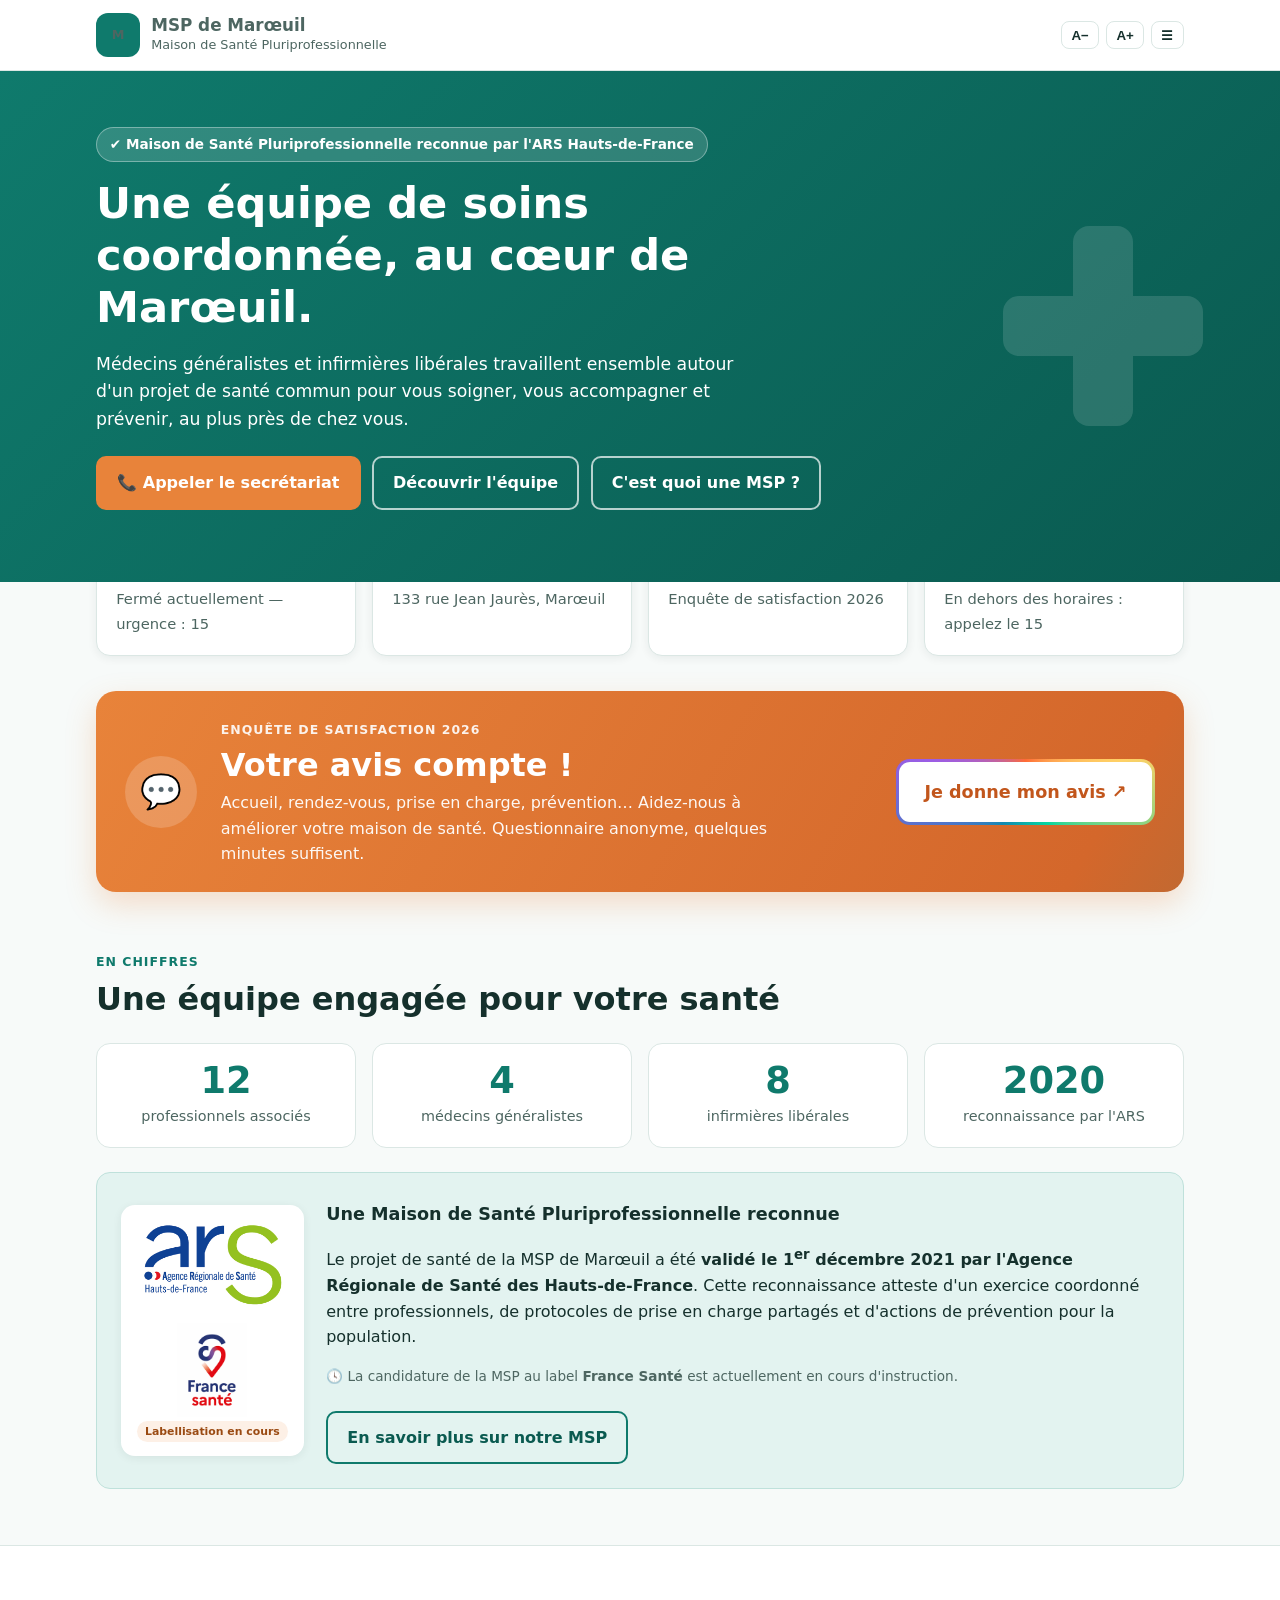
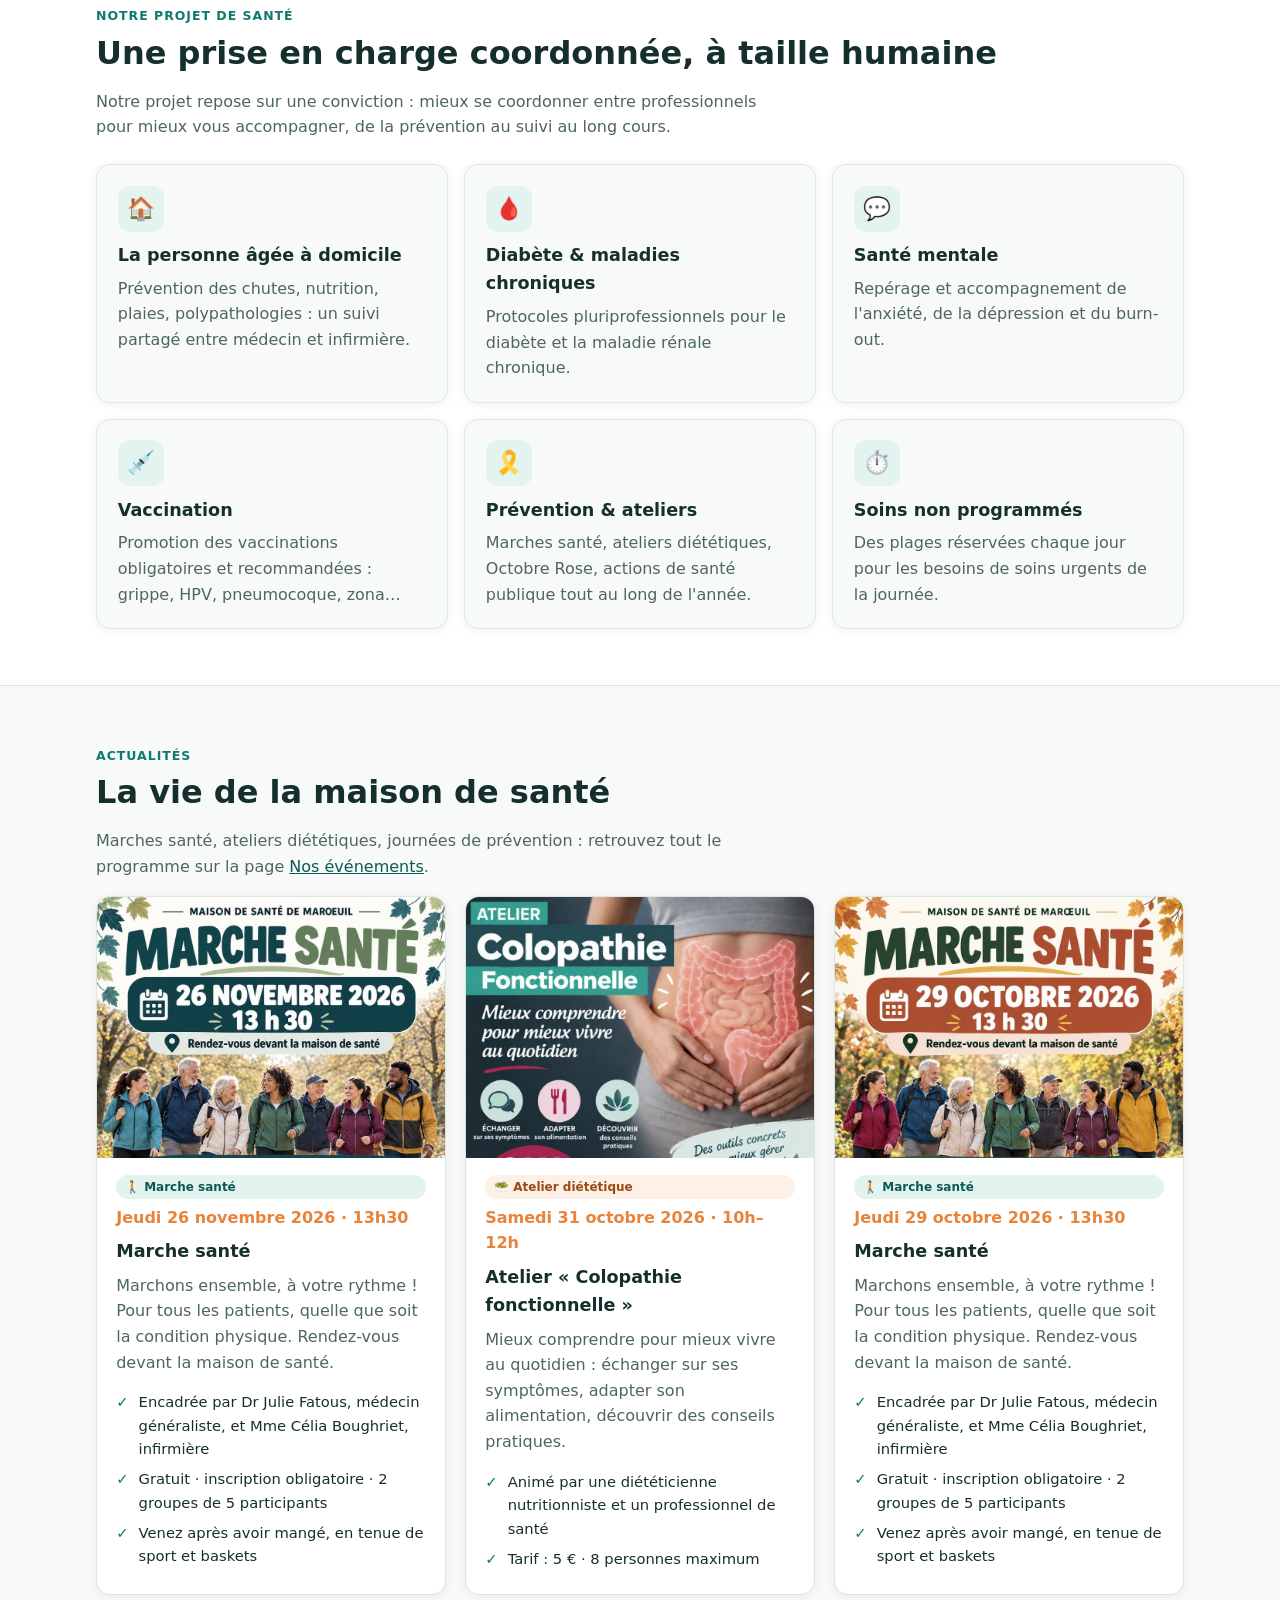
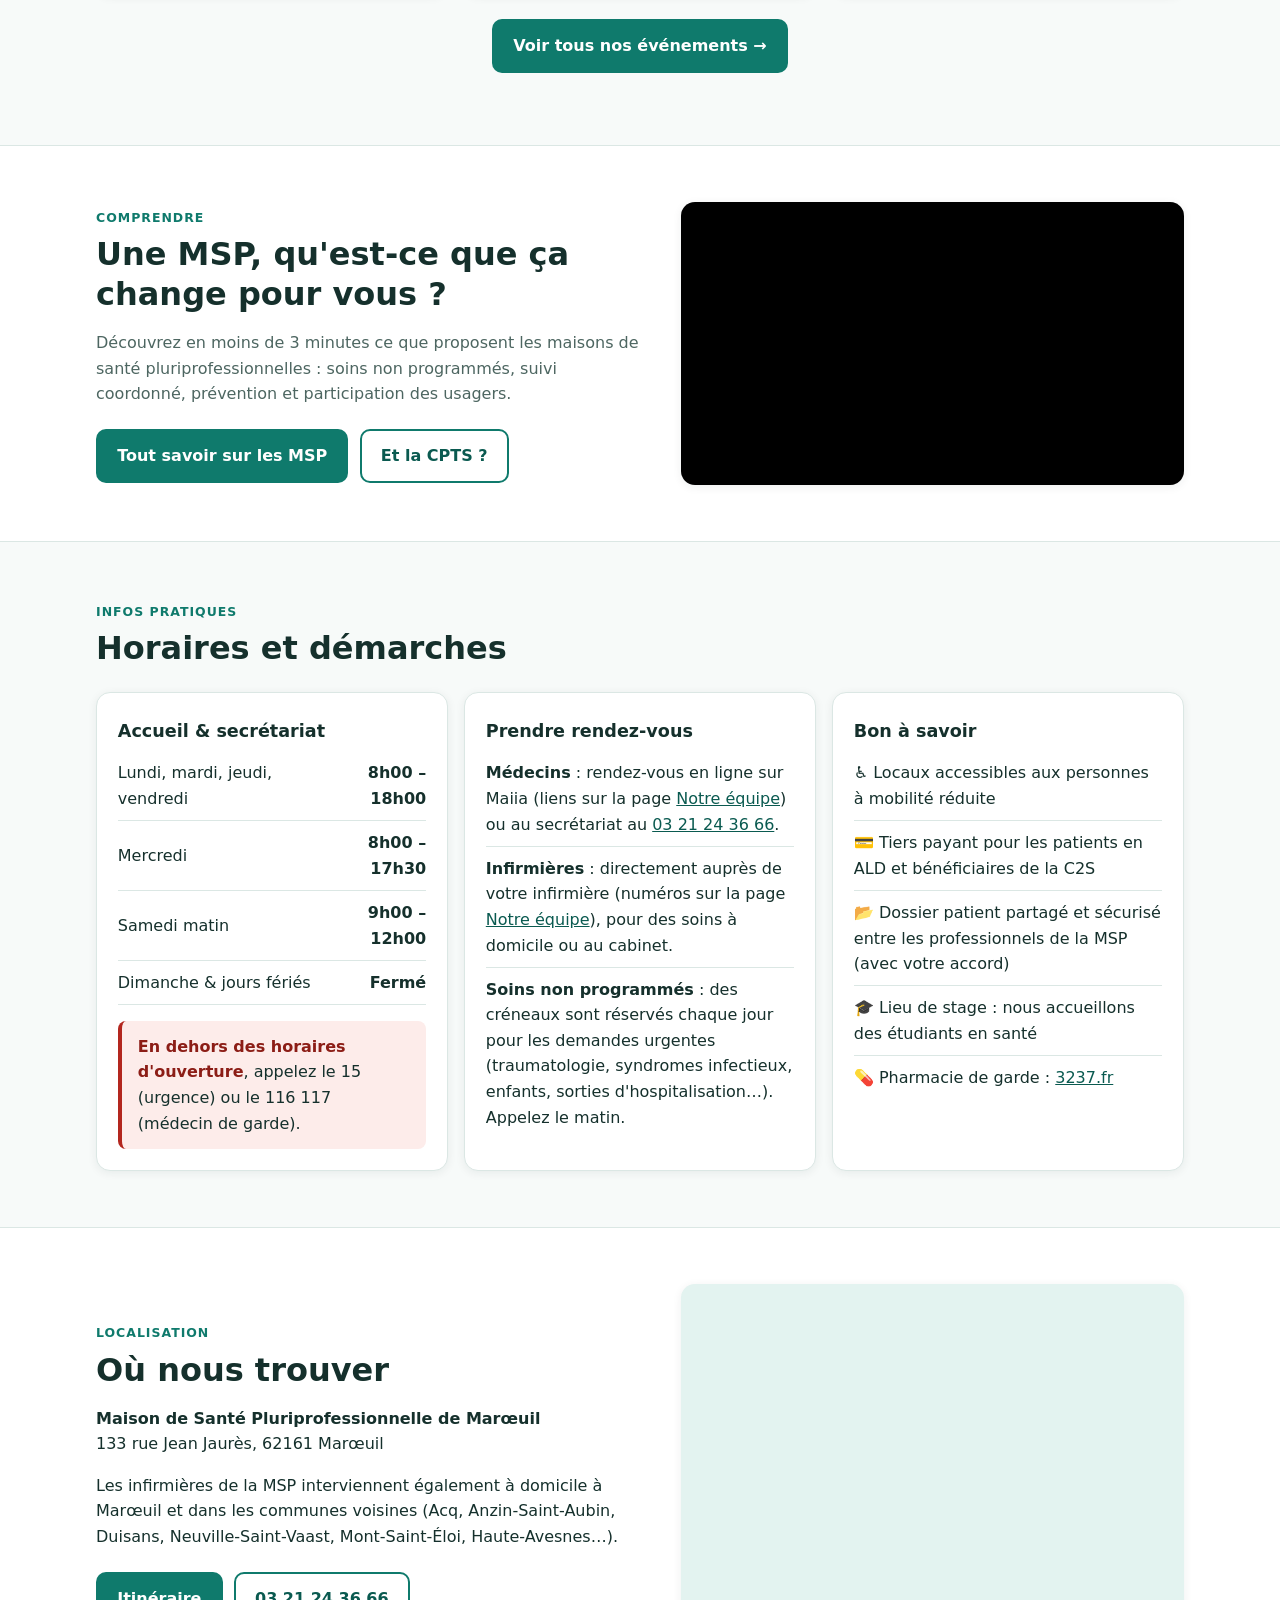
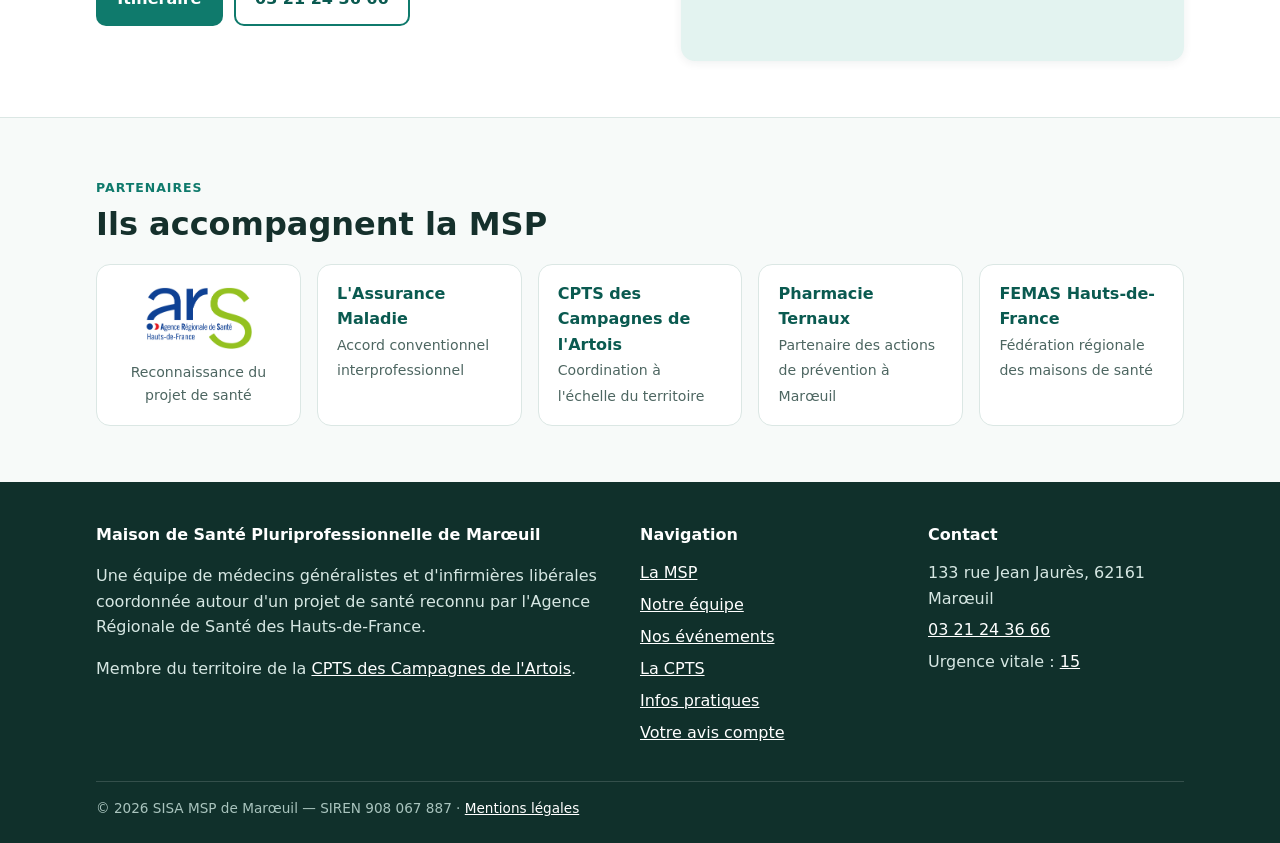
<file: index.html>
<!DOCTYPE html>
<html lang="fr">
<head>
<meta charset="utf-8">
<meta name="viewport" content="width=device-width, initial-scale=1">
<title>MSP de Marœuil — Maison de Santé Pluriprofessionnelle</title>
<meta name="description" content="Maison de Santé Pluriprofessionnelle de Marœuil reconnue par l'ARS Hauts-de-France : équipe, horaires, actualités et informations pratiques.">
<link rel="stylesheet" href="style.css?v=7">
<link rel="icon" href="data:image/svg+xml,%3Csvg xmlns='http://www.w3.org/2000/svg' viewBox='0 0 32 32'%3E%3Crect width='32' height='32' rx='8' fill='%230f7a6c'/%3E%3Cpath d='M13 7h6v6h6v6h-6v6h-6v-6H7v-6h6z' fill='%23fff'/%3E%3C/svg%3E">
</head>
<body>
<div class="progress" aria-hidden="true"></div>
<a class="skip" href="#main">Aller au contenu</a>
<header class="site">
  <div class="wrap bar">
    <a class="brand" href="index.html"><span class="logo" aria-hidden="true">M</span><span><strong>MSP de Marœuil</strong><span>Maison de Santé Pluriprofessionnelle</span></span></a>
    <nav class="main" aria-label="Navigation principale"><ul><li><a href="index.html" aria-current="page">Accueil</a></li><li><a href="msp.html">La MSP</a></li><li><a href="equipe.html">Notre équipe</a></li><li><a href="evenements.html">Nos événements</a></li><li><a href="cpts.html">La CPTS</a></li><li><a href="index.html#infos">Infos pratiques</a></li><li><a class="cta glow" href="avis.html">Votre avis compte</a></li></ul></nav>
    <div class="tools">
      <button class="btn-icon" data-fs="-10" aria-label="Réduire la taille du texte">A−</button>
      <button class="btn-icon" data-fs="10" aria-label="Agrandir la taille du texte">A+</button>
      <button class="btn-icon menu-toggle" aria-expanded="false" aria-label="Ouvrir le menu">☰</button>
    </div>
  </div>
</header>
<main id="main">

<section class="hero">
  <div class="bubbles" aria-hidden="true"><span></span><span></span><span></span><span></span><span></span><span></span></div><div class="cross" aria-hidden="true"></div>
  <div class="wrap">
    <span class="label">✔ Maison de Santé Pluriprofessionnelle reconnue par l'ARS Hauts-de-France</span>
    <h1>Une équipe de soins coordonnée, au cœur de Marœuil.</h1>
    <p>Médecins généralistes et infirmières libérales travaillent ensemble autour d'un projet de santé commun pour vous soigner, vous accompagner et prévenir, au plus près de chez vous.</p>
    <div class="actions">
      <a class="btn primary" href="tel:+33321243666">📞 Appeler le secrétariat</a>
      <a class="btn ghost" href="equipe.html">Découvrir l'équipe</a>
      <a class="btn ghost" href="msp.html">C'est quoi une MSP ?</a>
    </div>
  </div>
</section>

<div class="wrap quick">
  <div class="grid">
    <a class="qcard reveal" href="#infos"><strong>Horaires</strong><span id="open-status">Lun–ven 8h–18h (mer. 17h30) · sam 9h–12h</span></a>
    <a class="qcard reveal d1" href="#localisation"><strong>Nous trouver</strong><span>133 rue Jean Jaurès, Marœuil</span></a>
    <a class="qcard reveal d2" href="avis.html"><strong>Votre avis compte</strong><span>Enquête de satisfaction 2026</span></a>
    <a class="qcard urgent reveal d3" href="tel:15"><strong>Urgence</strong><span>En dehors des horaires : appelez le 15</span></a>
  </div>
</div>

<section class="avis-band">
  <div class="wrap">
    <div class="avis-box reveal">
      <div class="avis-ico" aria-hidden="true">💬</div>
      <div class="avis-txt">
        <span class="eyebrow" style="color:#fff;opacity:.9">Enquête de satisfaction 2026</span>
        <h2>Votre avis compte !</h2>
        <p>Accueil, rendez-vous, prise en charge, prévention… Aidez-nous à améliorer votre maison de santé. Questionnaire anonyme, quelques minutes suffisent.</p>
      </div>
      <a class="btn glow avis-cta" href="https://docs.google.com/forms/d/e/1FAIpQLSfsdzzro67EBps7XQVcpXzmyrs85FIGmVKncSSU0X3LjnEBNA/viewform" target="_blank" rel="noopener">Je donne mon avis ↗</a>
    </div>
  </div>
</section>

<section class="block">
  <div class="wrap">
    <span class="eyebrow">En chiffres</span>
    <h2>Une équipe engagée pour votre santé</h2>
    <div class="stats">
      <div class="stat reveal"><div class="num" data-count="12">12</div><div class="lbl">professionnels associés</div></div>
      <div class="stat reveal d1"><div class="num" data-count="4">4</div><div class="lbl">médecins généralistes</div></div>
      <div class="stat reveal d2"><div class="num" data-count="8">8</div><div class="lbl">infirmières libérales</div></div>
      <div class="stat reveal d3"><div class="num" data-count="2021">2021</div><div class="lbl">reconnaissance par l'ARS</div></div>
    </div>
    <div class="label-ars reveal">
      <div class="logos"><img src="images/logo-ars-hdf.png" alt="Agence Régionale de Santé Hauts-de-France" class="logo-ars"><figure class="fs-pending"><img src="images/logo-france-sante.png" alt="France Santé" class="logo-fs"><figcaption>Labellisation en cours</figcaption></figure></div>
      <div>
        <h3>Une Maison de Santé Pluriprofessionnelle reconnue</h3>
        <p>Le projet de santé de la MSP de Marœuil a été <strong>validé le 1<sup>er</sup> décembre 2021 par l'Agence Régionale de Santé des Hauts-de-France</strong>. Cette reconnaissance atteste d'un exercice coordonné entre professionnels, de protocoles de prise en charge partagés et d'actions de prévention pour la population.</p>
        <p class="small" style="margin-top:.5rem">🕓 La candidature de la MSP au label <strong>France Santé</strong> est actuellement en cours d'instruction.</p>
        <a class="btn outline" href="msp.html" style="margin-top:.6rem">En savoir plus sur notre MSP</a>
      </div>
    </div>
  </div>
</section>

<section class="block alt" id="projet">
  <div class="wrap">
    <span class="eyebrow">Notre projet de santé</span>
    <h2>Une prise en charge coordonnée, à taille humaine</h2>
    <p class="lead">Notre projet repose sur une conviction : mieux se coordonner entre professionnels pour mieux vous accompagner, de la prévention au suivi au long cours.</p>
    <div class="cards">
      <div class="card reveal"><div class="ico">🏠</div><h3>La personne âgée à domicile</h3><p>Prévention des chutes, nutrition, plaies, polypathologies : un suivi partagé entre médecin et infirmière.</p></div>
      <div class="card reveal d1"><div class="ico">🩸</div><h3>Diabète &amp; maladies chroniques</h3><p>Protocoles pluriprofessionnels pour le diabète et la maladie rénale chronique.</p></div>
      <div class="card reveal d2"><div class="ico">💬</div><h3>Santé mentale</h3><p>Repérage et accompagnement de l'anxiété, de la dépression et du burn-out.</p></div>
      <div class="card reveal"><div class="ico">💉</div><h3>Vaccination</h3><p>Promotion des vaccinations obligatoires et recommandées : grippe, HPV, pneumocoque, zona…</p></div>
      <div class="card reveal d1"><div class="ico">🎗️</div><h3>Prévention &amp; ateliers</h3><p>Marches santé, ateliers diététiques, Octobre Rose, actions de santé publique tout au long de l'année.</p></div>
      <div class="card reveal d2"><div class="ico">⏱️</div><h3>Soins non programmés</h3><p>Des plages réservées chaque jour pour les besoins de soins urgents de la journée.</p></div>
    </div>
  </div>
</section>

<section class="block" id="actualites">
  <div class="wrap">
    <span class="eyebrow">Actualités</span>
    <h2>La vie de la maison de santé</h2>
    <p class="lead">Marches santé, ateliers diététiques, journées de prévention : retrouvez tout le programme sur la page <a href="evenements.html">Nos événements</a>.</p>
    <div class="events" id="home-events"><article class="event" data-date="2026-04-09" data-type="marche">
  <button class="poster" data-full="images/marche-2026-04-09.jpg" aria-label="Agrandir l'affiche : Marche santé"><img src="images/marche-2026-04-09.jpg" alt="Affiche : Marche santé – Jeudi 9 avril 2026 · 13h30" loading="lazy"><span class="ribbon">À venir</span></button>
  <div class="ebody">
    <span class="tag ">🚶 Marche santé</span>
    <p class="date">Jeudi 9 avril 2026 · 13h30</p>
    <h3>Marche santé</h3>
    <p>Pour tous les patients, quelle que soit la condition physique : l'important, c'est de marcher ensemble, à son rythme.</p>
    <ul class="ticks"><li>Encadrée par Dr Julie Fatous et Mme Célia Boughriet</li><li>Gratuit · 2 groupes de 5 participants</li></ul>
    <a class="btn outline book" href="tel:+33321243666">📞 Réserver : 03 21 24 36 66</a>
  </div>
</article>
<article class="event" data-date="2026-05-07" data-type="marche">
  <button class="poster" data-full="images/marche-2026-05-07.jpg" aria-label="Agrandir l'affiche : Marche santé"><img src="images/marche-2026-05-07.jpg" alt="Affiche : Marche santé – Jeudi 7 mai 2026 · 13h30" loading="lazy"><span class="ribbon">À venir</span></button>
  <div class="ebody">
    <span class="tag ">🚶 Marche santé</span>
    <p class="date">Jeudi 7 mai 2026 · 13h30</p>
    <h3>Marche santé</h3>
    <p>Pour tous les patients, quelle que soit la condition physique : l'important, c'est de marcher ensemble, à son rythme.</p>
    <ul class="ticks"><li>Encadrée par Dr Julie Fatous et Mme Célia Boughriet</li><li>Gratuit · 2 groupes de 5 participants</li></ul>
    <a class="btn outline book" href="tel:+33321243666">📞 Réserver : 03 21 24 36 66</a>
  </div>
</article>
<article class="event" data-date="2026-06-13" data-type="atelier">
  <button class="poster" data-full="images/atelier-diabete-2026-06-13.jpg" aria-label="Agrandir l'affiche : Atelier « Nutrition santé – Patients diabétiques »"><img src="images/atelier-diabete-2026-06-13.jpg" alt="Affiche : Atelier « Nutrition santé – Patients diabétiques » – Samedi 13 juin 2026 · 10h" loading="lazy"><span class="ribbon">À venir</span></button>
  <div class="ebody">
    <span class="tag orange">🥗 Atelier diététique</span>
    <p class="date">Samedi 13 juin 2026 · 10h</p>
    <h3>Atelier « Nutrition santé – Patients diabétiques »</h3>
    <p>Apprendre à composer des menus sains et réviser ses connaissances sur l'alimentation équilibrée.</p>
    <ul class="ticks"><li>Atelier de 2h animé par Mme Clara Masclef, diététicienne nutritionniste</li><li>Tarif : 5 € · 8 personnes maximum</li></ul>
    <a class="btn outline book" href="tel:+33321243666">📞 Réserver : 03 21 24 36 66</a>
  </div>
</article>
<article class="event" data-date="2026-09-03" data-type="marche">
  <button class="poster" data-full="images/marche-2026-09-03.jpg" aria-label="Agrandir l'affiche : Marche santé"><img src="images/marche-2026-09-03.jpg" alt="Affiche : Marche santé – Jeudi 3 septembre 2026 · 13h30" loading="lazy"><span class="ribbon">À venir</span></button>
  <div class="ebody">
    <span class="tag ">🚶 Marche santé</span>
    <p class="date">Jeudi 3 septembre 2026 · 13h30</p>
    <h3>Marche santé</h3>
    <p>Marcher ensemble, c'est prendre soin de soi ! Un moment convivial et bénéfique pour la santé.</p>
    <ul class="ticks"><li>Encadrée par Dr Julie Fatous et Mme Célia Boughriet</li><li>Gratuit · 2 groupes de 5 participants</li></ul>
    <a class="btn outline book" href="tel:+33321243666">📞 Réserver : 03 21 24 36 66</a>
  </div>
</article>
<article class="event" data-date="2026-09-19" data-type="atelier">
  <button class="poster" data-full="images/atelier-menopause-2026-09-19.jpg" aria-label="Agrandir l'affiche : Atelier « Nutrition santé – Ménopause »"><img src="images/atelier-menopause-2026-09-19.jpg" alt="Affiche : Atelier « Nutrition santé – Ménopause » – Samedi 19 septembre 2026 · 10h" loading="lazy"><span class="ribbon">À venir</span></button>
  <div class="ebody">
    <span class="tag orange">🥗 Atelier diététique</span>
    <p class="date">Samedi 19 septembre 2026 · 10h</p>
    <h3>Atelier « Nutrition santé – Ménopause »</h3>
    <p>Prise de poids, ballonnements, bouffées de chaleur : les aliments à favoriser pendant la ménopause.</p>
    <ul class="ticks"><li>Atelier de 2h animé par Mme Clara Masclef, diététicienne nutritionniste</li><li>Tarif : 5 € · 8 personnes maximum</li></ul>
    <a class="btn outline book" href="tel:+33321243666">📞 Réserver : 03 21 24 36 66</a>
  </div>
</article>
<article class="event" data-date="2026-10-14" data-type="prevention">
  <button class="poster" data-full="images/octobre-rose-2026-10-14.jpg" aria-label="Agrandir l'affiche : Octobre Rose"><img src="images/octobre-rose-2026-10-14.jpg" alt="Affiche : Octobre Rose – Mercredi 14 octobre 2026 · 14h–16h" loading="lazy"><span class="ribbon">À venir</span></button>
  <div class="ebody">
    <span class="tag rose">🎗️ Prévention</span>
    <p class="date">Mercredi 14 octobre 2026 · 14h–16h</p>
    <h3>Octobre Rose</h3>
    <p>Après-midi de sensibilisation au dépistage du cancer du sein : informations, échanges avec des professionnels et atelier d'auto-palpation sur buste 3D.</p>
    <ul class="ticks"><li>Atelier animé par Mme Émilie Leroux, sage-femme</li><li>En partenariat avec la Pharmacie Ternaux</li></ul>
    <a class="btn outline book" href="tel:+33321243666">📞 Réserver : 03 21 24 36 66</a>
  </div>
</article>
<article class="event" data-date="2026-10-29" data-type="marche">
  <button class="poster" data-full="images/marche-2026-10-29.jpg" aria-label="Agrandir l'affiche : Marche santé"><img src="images/marche-2026-10-29.jpg" alt="Affiche : Marche santé – Jeudi 29 octobre 2026 · 13h30" loading="lazy"><span class="ribbon">À venir</span></button>
  <div class="ebody">
    <span class="tag ">🚶 Marche santé</span>
    <p class="date">Jeudi 29 octobre 2026 · 13h30</p>
    <h3>Marche santé</h3>
    <p>Marchons ensemble, à votre rythme ! Pour tous les patients, quelle que soit la condition physique. Rendez-vous devant la maison de santé.</p>
    <ul class="ticks"><li>Encadrée par Dr Julie Fatous, médecin généraliste, et Mme Célia Boughriet, infirmière</li><li>Gratuit · inscription obligatoire · 2 groupes de 5 participants</li><li>Venez après avoir mangé, en tenue de sport et baskets</li></ul>
    <a class="btn outline book" href="tel:+33321243666">📞 Réserver : 03 21 24 36 66</a>
  </div>
</article>
<article class="event" data-date="2026-10-31" data-type="atelier">
  <button class="poster" data-full="images/atelier-colopathie-2026-10-31.jpg" aria-label="Agrandir l'affiche : Atelier « Colopathie fonctionnelle »"><img src="images/atelier-colopathie-2026-10-31.jpg" alt="Affiche : Atelier « Colopathie fonctionnelle » – Samedi 31 octobre 2026 · 10h–12h" loading="lazy"><span class="ribbon">À venir</span></button>
  <div class="ebody">
    <span class="tag orange">🥗 Atelier diététique</span>
    <p class="date">Samedi 31 octobre 2026 · 10h–12h</p>
    <h3>Atelier « Colopathie fonctionnelle »</h3>
    <p>Mieux comprendre pour mieux vivre au quotidien : échanger sur ses symptômes, adapter son alimentation, découvrir des conseils pratiques.</p>
    <ul class="ticks"><li>Animé par une diététicienne nutritionniste et un professionnel de santé</li><li>Tarif : 5 € · 8 personnes maximum</li></ul>
    <a class="btn outline book" href="tel:+33321243666">📞 Réserver : 03 21 24 36 66</a>
  </div>
</article>
<article class="event" data-date="2026-11-26" data-type="marche">
  <button class="poster" data-full="images/marche-2026-11-26.jpg" aria-label="Agrandir l'affiche : Marche santé"><img src="images/marche-2026-11-26.jpg" alt="Affiche : Marche santé – Jeudi 26 novembre 2026 · 13h30" loading="lazy"><span class="ribbon">À venir</span></button>
  <div class="ebody">
    <span class="tag ">🚶 Marche santé</span>
    <p class="date">Jeudi 26 novembre 2026 · 13h30</p>
    <h3>Marche santé</h3>
    <p>Marchons ensemble, à votre rythme ! Pour tous les patients, quelle que soit la condition physique. Rendez-vous devant la maison de santé.</p>
    <ul class="ticks"><li>Encadrée par Dr Julie Fatous, médecin généraliste, et Mme Célia Boughriet, infirmière</li><li>Gratuit · inscription obligatoire · 2 groupes de 5 participants</li><li>Venez après avoir mangé, en tenue de sport et baskets</li></ul>
    <a class="btn outline book" href="tel:+33321243666">📞 Réserver : 03 21 24 36 66</a>
  </div>
</article>
</div>
    <p style="text-align:center;margin-top:1.5rem"><a class="btn solid" href="evenements.html">Voir tous nos événements →</a></p>
    <div class="lightbox" hidden role="dialog" aria-modal="true" aria-label="Affiche agrandie"><button class="lb-close" aria-label="Fermer">✕</button><img alt=""></div>
  </div>
</section>

<section class="block alt">
  <div class="wrap two">
    <div class="reveal">
      <span class="eyebrow">Comprendre</span>
      <h2>Une MSP, qu'est-ce que ça change pour vous ?</h2>
      <p class="lead">Découvrez en moins de 3 minutes ce que proposent les maisons de santé pluriprofessionnelles : soins non programmés, suivi coordonné, prévention et participation des usagers.</p>
      <div class="actions"><a class="btn solid" href="msp.html">Tout savoir sur les MSP</a><a class="btn outline" href="cpts.html">Et la CPTS ?</a></div>
    </div>
    <div class="video reveal d1"><iframe src="https://www.youtube-nocookie.com/embed/typ_v4BaPTs" title="Vidéo de présentation des maisons de santé pluriprofessionnelles – FÉCOP et France Assos Santé" loading="lazy" allow="accelerometer; encrypted-media; gyroscope; picture-in-picture" allowfullscreen></iframe></div>
  </div>
</section>

<section class="block" id="infos">
  <div class="wrap">
    <span class="eyebrow">Infos pratiques</span>
    <h2>Horaires et démarches</h2>
    <div class="cards" style="grid-template-columns:repeat(auto-fit,minmax(280px,1fr))">
      <div class="card reveal">
        <h3>Accueil &amp; secrétariat</h3>
        <table class="hours"><tr><td>Lundi, mardi, jeudi, vendredi</td><td>8h00 – 18h00</td></tr><tr><td>Mercredi</td><td>8h00 – 17h30</td></tr><tr><td>Samedi matin</td><td>9h00 – 12h00</td></tr><tr><td>Dimanche &amp; jours fériés</td><td>Fermé</td></tr></table>
        <div class="alert"><strong>En dehors des horaires d'ouverture</strong>, appelez le 15 (urgence) ou le 116 117 (médecin de garde).</div>
      </div>
      <div class="card reveal d1">
        <h3>Prendre rendez-vous</h3>
        <ul class="clean">
          <li><strong>Médecins</strong> : rendez-vous en ligne sur Maiia (liens sur la page <a href="equipe.html">Notre équipe</a>) ou au secrétariat au <a href="tel:+33321243666">03 21 24 36 66</a>.</li>
          <li><strong>Infirmières</strong> : directement auprès de votre infirmière (numéros sur la page <a href="equipe.html">Notre équipe</a>), pour des soins à domicile ou au cabinet.</li>
          <li><strong>Soins non programmés</strong> : des créneaux sont réservés chaque jour pour les demandes urgentes (traumatologie, syndromes infectieux, enfants, sorties d'hospitalisation…). Appelez le matin.</li>
        </ul>
      </div>
      <div class="card reveal d2">
        <h3>Bon à savoir</h3>
        <ul class="clean">
          <li>♿ Locaux accessibles aux personnes à mobilité réduite</li>
          <li>💳 Tiers payant pour les patients en ALD et bénéficiaires de la C2S</li>
          <li>📂 Dossier patient partagé et sécurisé entre les professionnels de la MSP (avec votre accord)</li>
          <li>🎓 Lieu de stage : nous accueillons des étudiants en santé</li>
          <li>💊 Pharmacie de garde : <a href="https://www.3237.fr" target="_blank" rel="noopener">3237.fr</a></li>
        </ul>
      </div>
    </div>
  </div>
</section>

<section class="block alt" id="localisation">
  <div class="wrap two">
    <div class="reveal">
      <span class="eyebrow">Localisation</span>
      <h2>Où nous trouver</h2>
      <p><strong>Maison de Santé Pluriprofessionnelle de Marœuil</strong><br>133 rue Jean Jaurès, 62161 Marœuil</p>
      <p>Les infirmières de la MSP interviennent également à domicile à Marœuil et dans les communes voisines (Acq, Anzin-Saint-Aubin, Duisans, Neuville-Saint-Vaast, Mont-Saint-Éloi, Haute-Avesnes…).</p>
      <div class="actions"><a class="btn solid" href="https://www.google.com/maps/dir/?api=1&destination=133+rue+Jean+Jaur%C3%A8s+62161+Maroeuil" target="_blank" rel="noopener">Itinéraire</a><a class="btn outline" href="tel:+33321243666">03 21 24 36 66</a></div>
    </div>
    <div class="video reveal d1" style="aspect-ratio:4/3;background:var(--brand-soft)"><iframe src="https://www.google.com/maps?q=133+rue+Jean+Jaur%C3%A8s+62161+Maroeuil&amp;output=embed" title="Plan d'accès à la MSP de Marœuil" loading="lazy"></iframe></div>
  </div>
</section>

<section class="block">
  <div class="wrap">
    <span class="eyebrow">Partenaires</span>
    <h2>Ils accompagnent la MSP</h2>
    <div class="partners">
      <a class="partner logo-card reveal" href="https://www.hauts-de-france.ars.sante.fr/" target="_blank" rel="noopener"><img src="images/logo-ars-hdf.png" alt="ARS Hauts-de-France"><span>Reconnaissance du projet de santé</span></a>
      <a class="partner reveal d1" href="https://www.ameli.fr/" target="_blank" rel="noopener"><strong>L'Assurance Maladie</strong><span>Accord conventionnel interprofessionnel</span></a>
      <a class="partner reveal d2" href="https://cptscampagnesartois.fr/" target="_blank" rel="noopener"><strong>CPTS des Campagnes de l'Artois</strong><span>Coordination à l'échelle du territoire</span></a>
      <div class="partner reveal"><strong>Pharmacie Ternaux</strong><span>Partenaire des actions de prévention à Marœuil</span></div>
      <a class="partner reveal d3" href="https://www.femas-hdf.fr/" target="_blank" rel="noopener"><strong>FEMAS Hauts-de-France</strong><span>Fédération régionale des maisons de santé</span></a>
    </div>
  </div>
</section>

</main>
<footer class="site">
  <div class="wrap">
    <div class="fgrid">
      <div>
        <h4>Maison de Santé Pluriprofessionnelle de Marœuil</h4>
        <p>Une équipe de médecins généralistes et d'infirmières libérales coordonnée autour d'un projet de santé reconnu par l'Agence Régionale de Santé des Hauts-de-France.</p>
        <p>Membre du territoire de la <a href="https://cptscampagnesartois.fr/" target="_blank" rel="noopener">CPTS des Campagnes de l'Artois</a>.</p>
      </div>
      <div>
        <h4>Navigation</h4>
        <ul><li><a href="msp.html">La MSP</a></li><li><a href="equipe.html">Notre équipe</a></li><li><a href="evenements.html">Nos événements</a></li><li><a href="cpts.html">La CPTS</a></li><li><a href="index.html#infos">Infos pratiques</a></li><li><a href="avis.html">Votre avis compte</a></li></ul>
      </div>
      <div>
        <h4>Contact</h4>
        <ul><li>133 rue Jean Jaurès, 62161 Marœuil</li><li><a href="tel:+33321243666">03 21 24 36 66</a></li><li>Urgence vitale : <a href="tel:15">15</a></li></ul>
      </div>
    </div>
    <div class="legal">© <span id="year">2026</span> SISA MSP de Marœuil — SIREN 908 067 887 · <a href="#">Mentions légales</a></div>
  </div>
</footer>
<button class="totop" aria-label="Retour en haut">↑</button>
<script src="main.js?v=5"></script>
</body>
</html>
</file>
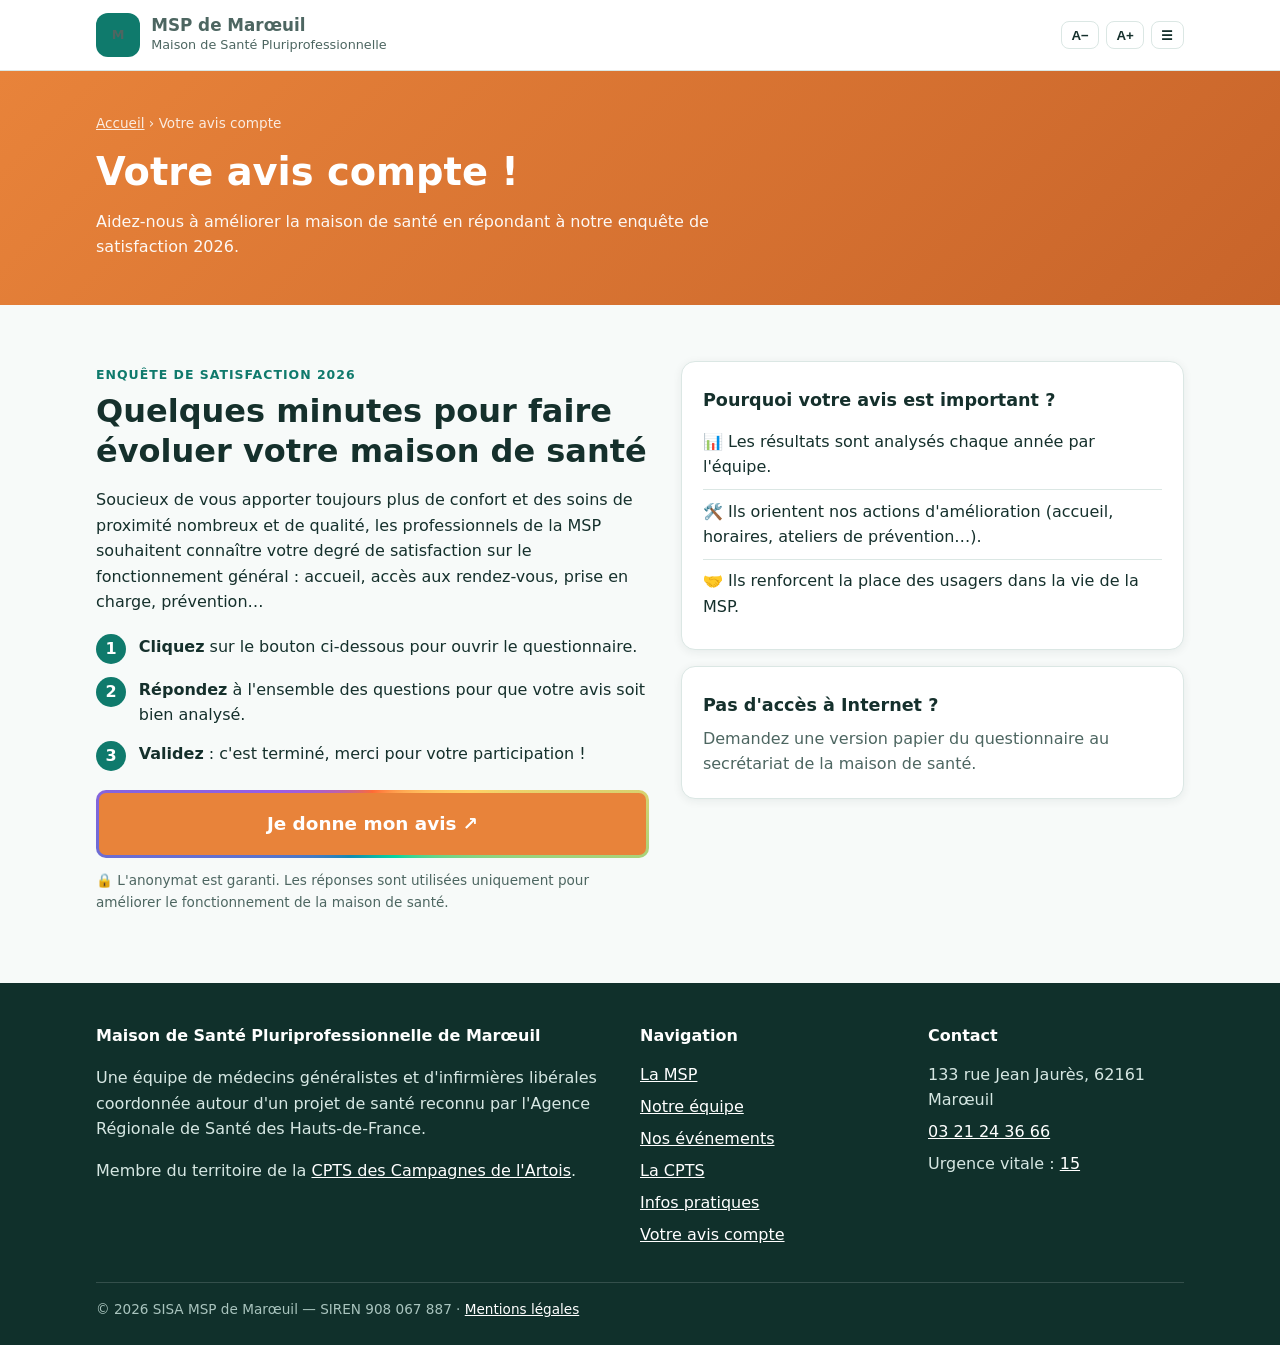
<file: avis.html>
<!DOCTYPE html>
<html lang="fr">
<head>
<meta charset="utf-8">
<meta name="viewport" content="width=device-width, initial-scale=1">
<title>Votre avis compte — MSP de Marœuil</title>
<meta name="description" content="Enquête de satisfaction 2026 de la Maison de Santé Pluriprofessionnelle de Marœuil.">
<link rel="stylesheet" href="style.css?v=7">
<link rel="icon" href="data:image/svg+xml,%3Csvg xmlns='http://www.w3.org/2000/svg' viewBox='0 0 32 32'%3E%3Crect width='32' height='32' rx='8' fill='%230f7a6c'/%3E%3Cpath d='M13 7h6v6h6v6h-6v6h-6v-6H7v-6h6z' fill='%23fff'/%3E%3C/svg%3E">
</head>
<body>
<div class="progress" aria-hidden="true"></div>
<a class="skip" href="#main">Aller au contenu</a>
<header class="site">
  <div class="wrap bar">
    <a class="brand" href="index.html"><span class="logo" aria-hidden="true">M</span><span><strong>MSP de Marœuil</strong><span>Maison de Santé Pluriprofessionnelle</span></span></a>
    <nav class="main" aria-label="Navigation principale"><ul><li><a href="index.html">Accueil</a></li><li><a href="msp.html">La MSP</a></li><li><a href="equipe.html">Notre équipe</a></li><li><a href="evenements.html">Nos événements</a></li><li><a href="cpts.html">La CPTS</a></li><li><a href="index.html#infos">Infos pratiques</a></li><li><a class="cta glow" href="avis.html" aria-current="page">Votre avis compte</a></li></ul></nav>
    <div class="tools">
      <button class="btn-icon" data-fs="-10" aria-label="Réduire la taille du texte">A−</button>
      <button class="btn-icon" data-fs="10" aria-label="Agrandir la taille du texte">A+</button>
      <button class="btn-icon menu-toggle" aria-expanded="false" aria-label="Ouvrir le menu">☰</button>
    </div>
  </div>
</header>
<main id="main">

<section class="page-hero orange"><div class="bubbles" aria-hidden="true"><span></span><span></span><span></span><span></span><span></span><span></span></div>
  <div class="wrap"><div class="crumb"><a href="index.html">Accueil</a> › Votre avis compte</div>
  <h1>Votre avis compte !</h1>
  <p>Aidez-nous à améliorer la maison de santé en répondant à notre enquête de satisfaction 2026.</p></div>
</section>
<section class="block">
  <div class="wrap two" style="align-items:start">
    <div class="reveal">
      <span class="eyebrow">Enquête de satisfaction 2026</span>
      <h2>Quelques minutes pour faire évoluer votre maison de santé</h2>
      <p>Soucieux de vous apporter toujours plus de confort et des soins de proximité nombreux et de qualité, les professionnels de la MSP souhaitent connaître votre degré de satisfaction sur le fonctionnement général : accueil, accès aux rendez-vous, prise en charge, prévention…</p>
      <ol class="steps">
        <li><span><strong>Cliquez</strong> sur le bouton ci-dessous pour ouvrir le questionnaire.</span></li>
        <li><span><strong>Répondez</strong> à l'ensemble des questions pour que votre avis soit bien analysé.</span></li>
        <li><span><strong>Validez</strong> : c'est terminé, merci pour votre participation !</span></li>
      </ol>
      <a class="btn primary bigcta glow" href="https://docs.google.com/forms/d/e/1FAIpQLSfsdzzro67EBps7XQVcpXzmyrs85FIGmVKncSSU0X3LjnEBNA/viewform" target="_blank" rel="noopener">Je donne mon avis ↗</a>
      <p class="small" style="margin-top:.8rem">🔒 L'anonymat est garanti. Les réponses sont utilisées uniquement pour améliorer le fonctionnement de la maison de santé.</p>
    </div>
    <div class="reveal d1">
      <div class="card">
        <h3>Pourquoi votre avis est important ?</h3>
        <ul class="clean">
          <li>📊 Les résultats sont analysés chaque année par l'équipe.</li>
          <li>🛠️ Ils orientent nos actions d'amélioration (accueil, horaires, ateliers de prévention…).</li>
          <li>🤝 Ils renforcent la place des usagers dans la vie de la MSP.</li>
        </ul>
      </div>
      <div class="card" style="margin-top:1rem">
        <h3>Pas d'accès à Internet ?</h3>
        <p>Demandez une version papier du questionnaire au secrétariat de la maison de santé.</p>
      </div>
    </div>
  </div>
</section>

</main>
<footer class="site">
  <div class="wrap">
    <div class="fgrid">
      <div>
        <h4>Maison de Santé Pluriprofessionnelle de Marœuil</h4>
        <p>Une équipe de médecins généralistes et d'infirmières libérales coordonnée autour d'un projet de santé reconnu par l'Agence Régionale de Santé des Hauts-de-France.</p>
        <p>Membre du territoire de la <a href="https://cptscampagnesartois.fr/" target="_blank" rel="noopener">CPTS des Campagnes de l'Artois</a>.</p>
      </div>
      <div>
        <h4>Navigation</h4>
        <ul><li><a href="msp.html">La MSP</a></li><li><a href="equipe.html">Notre équipe</a></li><li><a href="evenements.html">Nos événements</a></li><li><a href="cpts.html">La CPTS</a></li><li><a href="index.html#infos">Infos pratiques</a></li><li><a href="avis.html">Votre avis compte</a></li></ul>
      </div>
      <div>
        <h4>Contact</h4>
        <ul><li>133 rue Jean Jaurès, 62161 Marœuil</li><li><a href="tel:+33321243666">03 21 24 36 66</a></li><li>Urgence vitale : <a href="tel:15">15</a></li></ul>
      </div>
    </div>
    <div class="legal">© <span id="year">2026</span> SISA MSP de Marœuil — SIREN 908 067 887 · <a href="#">Mentions légales</a></div>
  </div>
</footer>
<button class="totop" aria-label="Retour en haut">↑</button>
<script src="main.js?v=5"></script>
</body>
</html>
</file>
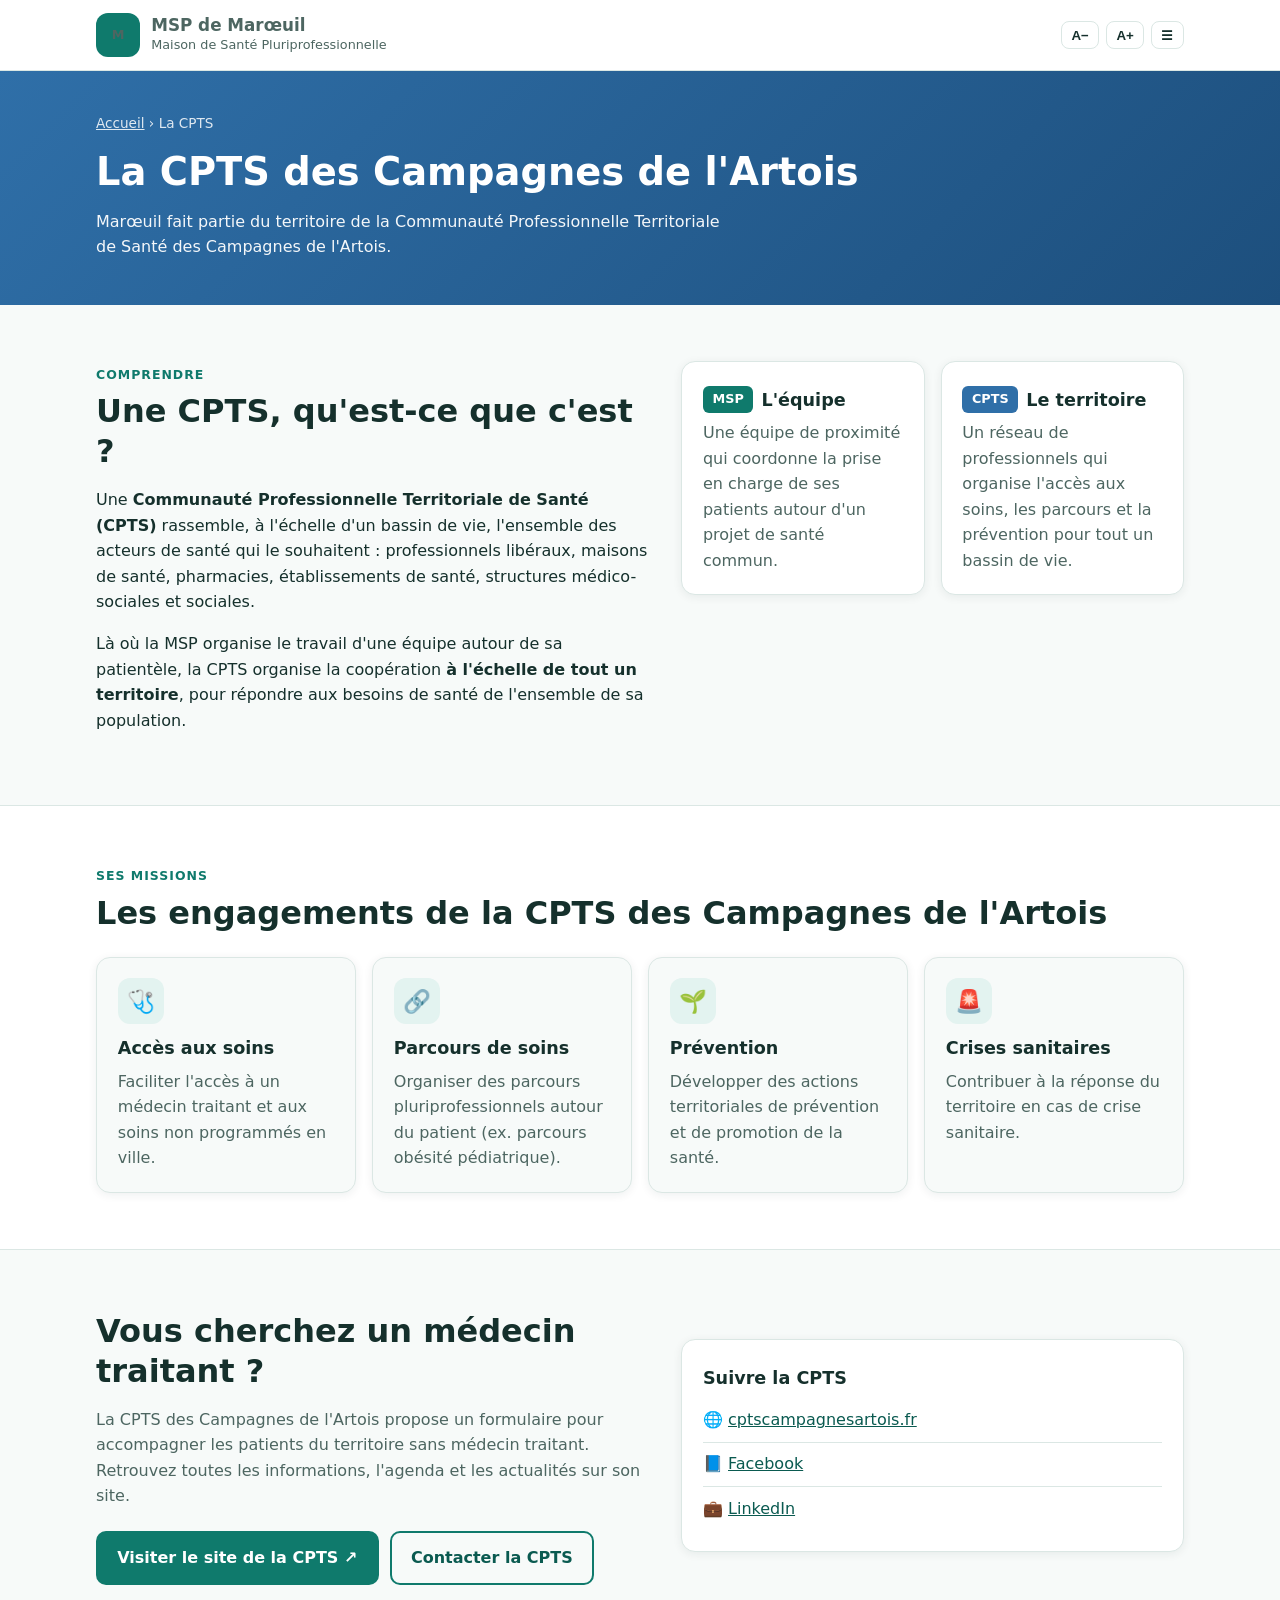
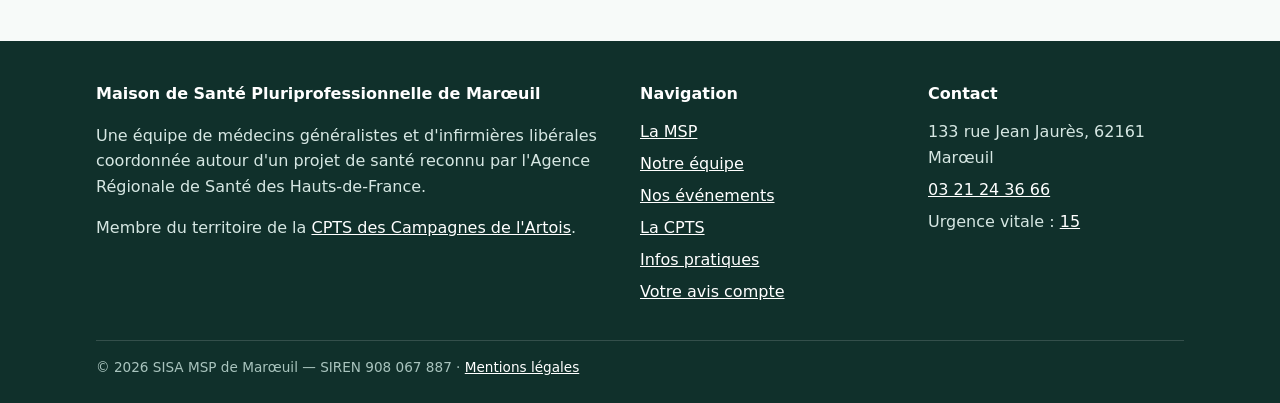
<file: cpts.html>
<!DOCTYPE html>
<html lang="fr">
<head>
<meta charset="utf-8">
<meta name="viewport" content="width=device-width, initial-scale=1">
<title>La CPTS — MSP de Marœuil</title>
<meta name="description" content="Marœuil fait partie du territoire de la CPTS des Campagnes de l'Artois.">
<link rel="stylesheet" href="style.css?v=7">
<link rel="icon" href="data:image/svg+xml,%3Csvg xmlns='http://www.w3.org/2000/svg' viewBox='0 0 32 32'%3E%3Crect width='32' height='32' rx='8' fill='%230f7a6c'/%3E%3Cpath d='M13 7h6v6h6v6h-6v6h-6v-6H7v-6h6z' fill='%23fff'/%3E%3C/svg%3E">
</head>
<body>
<div class="progress" aria-hidden="true"></div>
<a class="skip" href="#main">Aller au contenu</a>
<header class="site">
  <div class="wrap bar">
    <a class="brand" href="index.html"><span class="logo" aria-hidden="true">M</span><span><strong>MSP de Marœuil</strong><span>Maison de Santé Pluriprofessionnelle</span></span></a>
    <nav class="main" aria-label="Navigation principale"><ul><li><a href="index.html">Accueil</a></li><li><a href="msp.html">La MSP</a></li><li><a href="equipe.html">Notre équipe</a></li><li><a href="evenements.html">Nos événements</a></li><li><a href="cpts.html" aria-current="page">La CPTS</a></li><li><a href="index.html#infos">Infos pratiques</a></li><li><a class="cta glow" href="avis.html">Votre avis compte</a></li></ul></nav>
    <div class="tools">
      <button class="btn-icon" data-fs="-10" aria-label="Réduire la taille du texte">A−</button>
      <button class="btn-icon" data-fs="10" aria-label="Agrandir la taille du texte">A+</button>
      <button class="btn-icon menu-toggle" aria-expanded="false" aria-label="Ouvrir le menu">☰</button>
    </div>
  </div>
</header>
<main id="main">

<section class="page-hero blue"><div class="bubbles" aria-hidden="true"><span></span><span></span><span></span><span></span><span></span><span></span></div>
  <div class="wrap"><div class="crumb"><a href="index.html">Accueil</a> › La CPTS</div>
  <h1>La CPTS des Campagnes de l'Artois</h1>
  <p>Marœuil fait partie du territoire de la Communauté Professionnelle Territoriale de Santé des Campagnes de l'Artois.</p></div>
</section>

<section class="block">
  <div class="wrap two" style="align-items:start">
    <div class="reveal">
      <span class="eyebrow">Comprendre</span>
      <h2>Une CPTS, qu'est-ce que c'est ?</h2>
      <p>Une <strong>Communauté Professionnelle Territoriale de Santé (CPTS)</strong> rassemble, à l'échelle d'un bassin de vie, l'ensemble des acteurs de santé qui le souhaitent : professionnels libéraux, maisons de santé, pharmacies, établissements de santé, structures médico-sociales et sociales.</p>
      <p>Là où la MSP organise le travail d'une équipe autour de sa patientèle, la CPTS organise la coopération <strong>à l'échelle de tout un territoire</strong>, pour répondre aux besoins de santé de l'ensemble de sa population.</p>
    </div>
    <div class="compare reveal d1" style="margin-top:0">
      <div class="card"><h3><span class="zoom">MSP</span> L'équipe</h3><p>Une équipe de proximité qui coordonne la prise en charge de ses patients autour d'un projet de santé commun.</p></div>
      <div class="card"><h3><span class="zoom blue">CPTS</span> Le territoire</h3><p>Un réseau de professionnels qui organise l'accès aux soins, les parcours et la prévention pour tout un bassin de vie.</p></div>
    </div>
  </div>
</section>

<section class="block alt">
  <div class="wrap">
    <span class="eyebrow">Ses missions</span>
    <h2>Les engagements de la CPTS des Campagnes de l'Artois</h2>
    <div class="cards" style="grid-template-columns:repeat(auto-fit,minmax(230px,1fr))">
      <div class="card reveal"><div class="ico">🩺</div><h3>Accès aux soins</h3><p>Faciliter l'accès à un médecin traitant et aux soins non programmés en ville.</p></div>
      <div class="card reveal d1"><div class="ico">🔗</div><h3>Parcours de soins</h3><p>Organiser des parcours pluriprofessionnels autour du patient (ex. parcours obésité pédiatrique).</p></div>
      <div class="card reveal d2"><div class="ico">🌱</div><h3>Prévention</h3><p>Développer des actions territoriales de prévention et de promotion de la santé.</p></div>
      <div class="card reveal d3"><div class="ico">🚨</div><h3>Crises sanitaires</h3><p>Contribuer à la réponse du territoire en cas de crise sanitaire.</p></div>
    </div>
  </div>
</section>

<section class="block">
  <div class="wrap two">
    <div class="reveal">
      <h2>Vous cherchez un médecin traitant ?</h2>
      <p class="lead">La CPTS des Campagnes de l'Artois propose un formulaire pour accompagner les patients du territoire sans médecin traitant. Retrouvez toutes les informations, l'agenda et les actualités sur son site.</p>
      <div class="actions"><a class="btn solid" href="https://cptscampagnesartois.fr/" target="_blank" rel="noopener">Visiter le site de la CPTS ↗</a><a class="btn outline" href="mailto:cpts.campagnesartois@gmail.com">Contacter la CPTS</a></div>
    </div>
    <div class="card reveal d1">
      <h3>Suivre la CPTS</h3>
      <ul class="clean">
        <li>🌐 <a href="https://cptscampagnesartois.fr/" target="_blank" rel="noopener">cptscampagnesartois.fr</a></li>
        <li>📘 <a href="https://www.facebook.com/p/CPTS-des-Campagnes-de-lArtois-61561841317990/" target="_blank" rel="noopener">Facebook</a></li>
        <li>💼 <a href="https://www.linkedin.com/company/cpts-ca/" target="_blank" rel="noopener">LinkedIn</a></li>
      </ul>
    </div>
  </div>
</section>

</main>
<footer class="site">
  <div class="wrap">
    <div class="fgrid">
      <div>
        <h4>Maison de Santé Pluriprofessionnelle de Marœuil</h4>
        <p>Une équipe de médecins généralistes et d'infirmières libérales coordonnée autour d'un projet de santé reconnu par l'Agence Régionale de Santé des Hauts-de-France.</p>
        <p>Membre du territoire de la <a href="https://cptscampagnesartois.fr/" target="_blank" rel="noopener">CPTS des Campagnes de l'Artois</a>.</p>
      </div>
      <div>
        <h4>Navigation</h4>
        <ul><li><a href="msp.html">La MSP</a></li><li><a href="equipe.html">Notre équipe</a></li><li><a href="evenements.html">Nos événements</a></li><li><a href="cpts.html">La CPTS</a></li><li><a href="index.html#infos">Infos pratiques</a></li><li><a href="avis.html">Votre avis compte</a></li></ul>
      </div>
      <div>
        <h4>Contact</h4>
        <ul><li>133 rue Jean Jaurès, 62161 Marœuil</li><li><a href="tel:+33321243666">03 21 24 36 66</a></li><li>Urgence vitale : <a href="tel:15">15</a></li></ul>
      </div>
    </div>
    <div class="legal">© <span id="year">2026</span> SISA MSP de Marœuil — SIREN 908 067 887 · <a href="#">Mentions légales</a></div>
  </div>
</footer>
<button class="totop" aria-label="Retour en haut">↑</button>
<script src="main.js?v=5"></script>
</body>
</html>
</file>
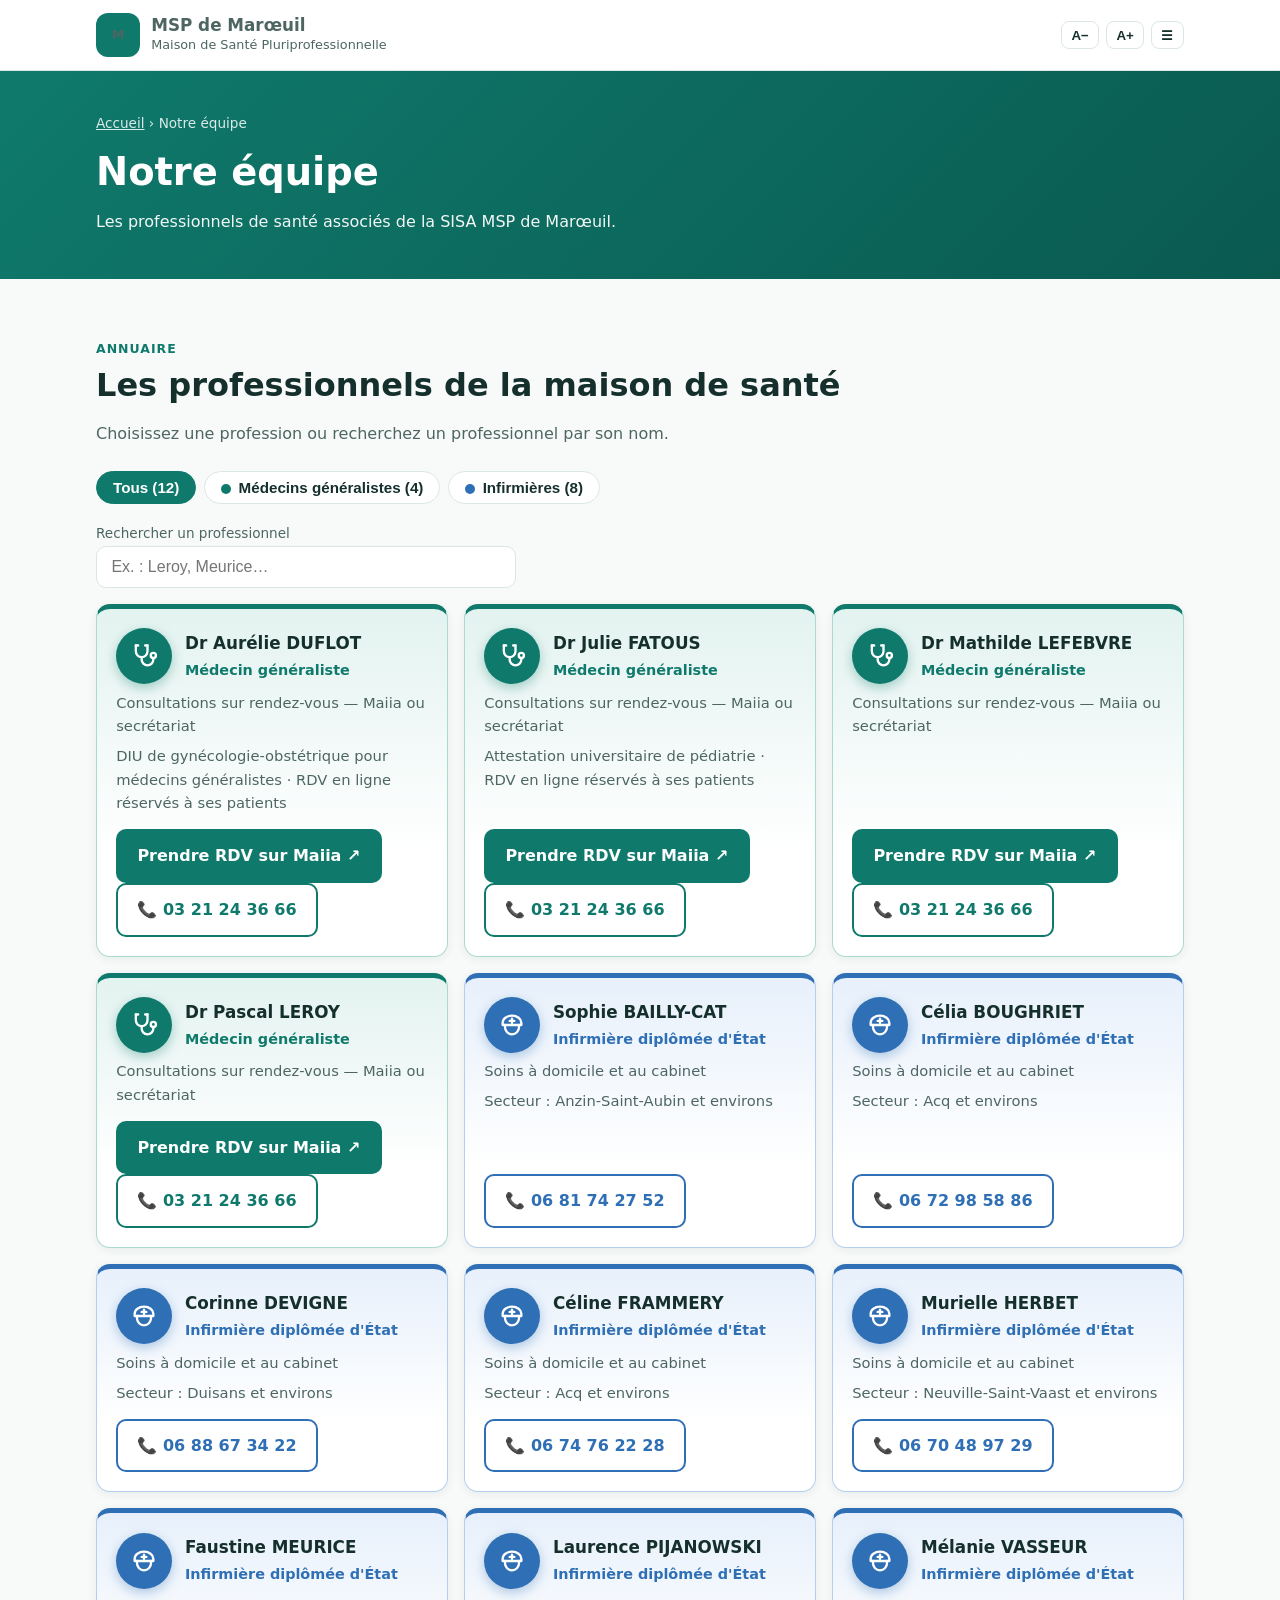
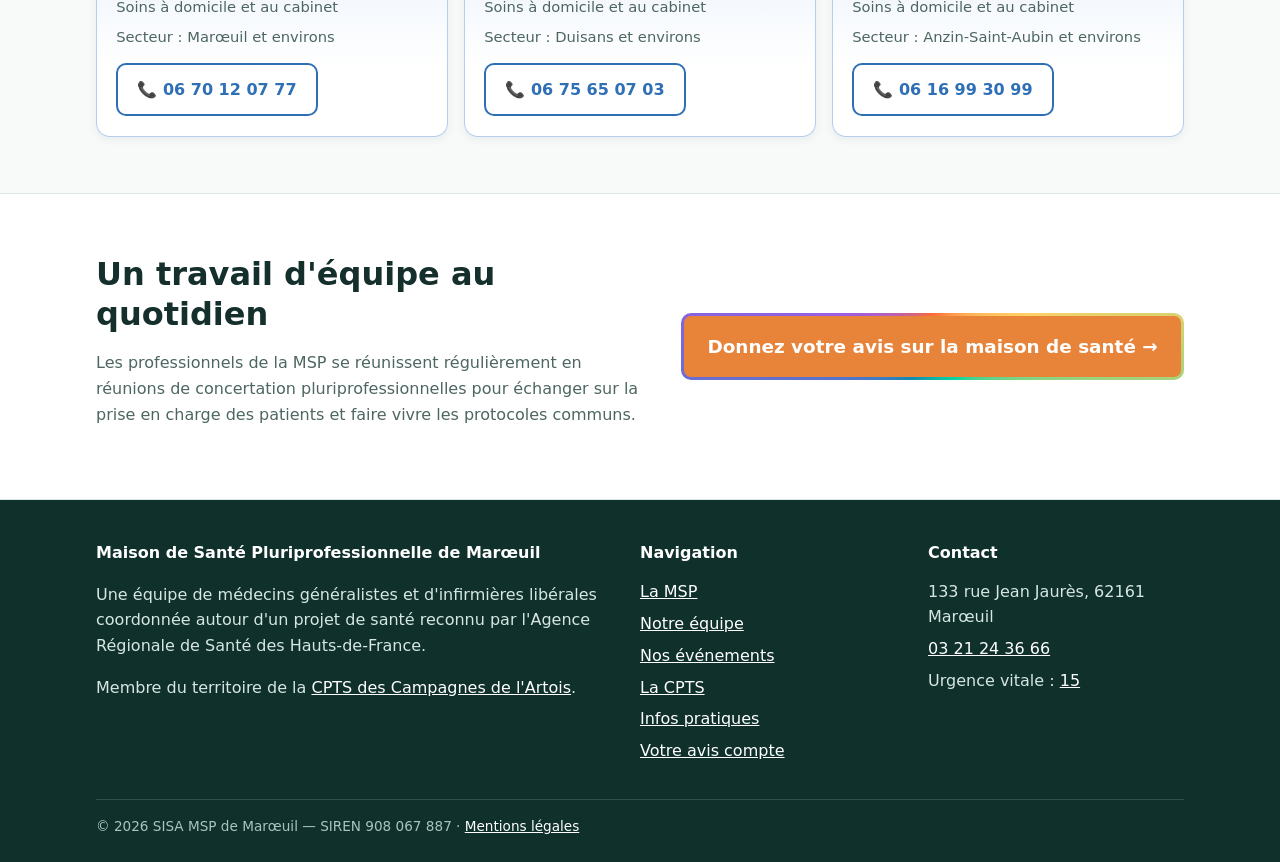
<file: equipe.html>
<!DOCTYPE html>
<html lang="fr">
<head>
<meta charset="utf-8">
<meta name="viewport" content="width=device-width, initial-scale=1">
<title>Notre équipe — MSP de Marœuil</title>
<meta name="description" content="Les médecins généralistes et infirmières associés de la MSP de Marœuil.">
<link rel="stylesheet" href="style.css?v=7">
<link rel="icon" href="data:image/svg+xml,%3Csvg xmlns='http://www.w3.org/2000/svg' viewBox='0 0 32 32'%3E%3Crect width='32' height='32' rx='8' fill='%230f7a6c'/%3E%3Cpath d='M13 7h6v6h6v6h-6v6h-6v-6H7v-6h6z' fill='%23fff'/%3E%3C/svg%3E">
</head>
<body>
<div class="progress" aria-hidden="true"></div>
<a class="skip" href="#main">Aller au contenu</a>
<header class="site">
  <div class="wrap bar">
    <a class="brand" href="index.html"><span class="logo" aria-hidden="true">M</span><span><strong>MSP de Marœuil</strong><span>Maison de Santé Pluriprofessionnelle</span></span></a>
    <nav class="main" aria-label="Navigation principale"><ul><li><a href="index.html">Accueil</a></li><li><a href="msp.html">La MSP</a></li><li><a href="equipe.html" aria-current="page">Notre équipe</a></li><li><a href="evenements.html">Nos événements</a></li><li><a href="cpts.html">La CPTS</a></li><li><a href="index.html#infos">Infos pratiques</a></li><li><a class="cta glow" href="avis.html">Votre avis compte</a></li></ul></nav>
    <div class="tools">
      <button class="btn-icon" data-fs="-10" aria-label="Réduire la taille du texte">A−</button>
      <button class="btn-icon" data-fs="10" aria-label="Agrandir la taille du texte">A+</button>
      <button class="btn-icon menu-toggle" aria-expanded="false" aria-label="Ouvrir le menu">☰</button>
    </div>
  </div>
</header>
<main id="main">

<section class="page-hero"><div class="bubbles" aria-hidden="true"><span></span><span></span><span></span><span></span><span></span><span></span></div>
  <div class="wrap"><div class="crumb"><a href="index.html">Accueil</a> › Notre équipe</div>
  <h1>Notre équipe</h1>
  <p>Les professionnels de santé associés de la SISA MSP de Marœuil.</p></div>
</section>
<section class="block">
  <div class="wrap">
    <span class="eyebrow">Annuaire</span>
    <h2>Les professionnels de la maison de santé</h2>
    <p class="lead">Choisissez une profession ou recherchez un professionnel par son nom.</p>
    <div class="filters" role="group" aria-label="Filtrer par profession">
      <button class="chip" data-filter="all" aria-pressed="true">Tous (12)</button>
      <button class="chip chip-med" data-filter="med" aria-pressed="false">Médecins généralistes (4)</button>
      <button class="chip chip-ide" data-filter="ide" aria-pressed="false">Infirmières (8)</button>
    </div>
    <label for="q" class="small">Rechercher un professionnel</label><br>
    <input id="q" class="search" type="search" placeholder="Ex. : Leroy, Meurice…">
    <div class="team"><article class="pro pro-med reveal" data-prof="med" data-name="Dr Aurélie DUFLOT">
  <div class="head"><span class="avatar" aria-hidden="true"><svg viewBox="0 0 24 24" width="28" height="28" fill="none" stroke="currentColor" stroke-width="2" stroke-linecap="round" stroke-linejoin="round"><path d="M5 3v5a5 5 0 0 0 10 0V3"/><path d="M5 3h2M13 3h2"/><path d="M10 13v2a5 5 0 0 0 10 0v-1"/><circle cx="20" cy="11.5" r="2.2"/></svg></span><div><h3>Dr Aurélie DUFLOT</h3><span class="role">Médecin généraliste</span></div></div>
  <p class="meta">Consultations sur rendez-vous — Maiia ou secrétariat</p><p class="meta">DIU de gynécologie-obstétrique pour médecins généralistes · RDV en ligne réservés à ses patients</p>
  <div class="act"><a class="btn solid" href="https://www.maiia.com/medecin-generaliste/62161-maroeuil/duflot-aurelie" target="_blank" rel="noopener">Prendre RDV sur Maiia ↗</a> <a class="btn outline" href="tel:+33321243666">📞 03 21 24 36 66</a></div>
</article>
<article class="pro pro-med reveal d1" data-prof="med" data-name="Dr Julie FATOUS">
  <div class="head"><span class="avatar" aria-hidden="true"><svg viewBox="0 0 24 24" width="28" height="28" fill="none" stroke="currentColor" stroke-width="2" stroke-linecap="round" stroke-linejoin="round"><path d="M5 3v5a5 5 0 0 0 10 0V3"/><path d="M5 3h2M13 3h2"/><path d="M10 13v2a5 5 0 0 0 10 0v-1"/><circle cx="20" cy="11.5" r="2.2"/></svg></span><div><h3>Dr Julie FATOUS</h3><span class="role">Médecin généraliste</span></div></div>
  <p class="meta">Consultations sur rendez-vous — Maiia ou secrétariat</p><p class="meta">Attestation universitaire de pédiatrie · RDV en ligne réservés à ses patients</p>
  <div class="act"><a class="btn solid" href="https://www.maiia.com/medecin-generaliste/62161-maroeuil/fatous-julie" target="_blank" rel="noopener">Prendre RDV sur Maiia ↗</a> <a class="btn outline" href="tel:+33321243666">📞 03 21 24 36 66</a></div>
</article>
<article class="pro pro-med reveal d2" data-prof="med" data-name="Dr Mathilde LEFEBVRE">
  <div class="head"><span class="avatar" aria-hidden="true"><svg viewBox="0 0 24 24" width="28" height="28" fill="none" stroke="currentColor" stroke-width="2" stroke-linecap="round" stroke-linejoin="round"><path d="M5 3v5a5 5 0 0 0 10 0V3"/><path d="M5 3h2M13 3h2"/><path d="M10 13v2a5 5 0 0 0 10 0v-1"/><circle cx="20" cy="11.5" r="2.2"/></svg></span><div><h3>Dr Mathilde LEFEBVRE</h3><span class="role">Médecin généraliste</span></div></div>
  <p class="meta">Consultations sur rendez-vous — Maiia ou secrétariat</p>
  <div class="act"><a class="btn solid" href="https://www.maiia.com/medecin-generaliste/62161-maroeuil/lefebvre-mathilde" target="_blank" rel="noopener">Prendre RDV sur Maiia ↗</a> <a class="btn outline" href="tel:+33321243666">📞 03 21 24 36 66</a></div>
</article>
<article class="pro pro-med reveal" data-prof="med" data-name="Dr Pascal LEROY">
  <div class="head"><span class="avatar" aria-hidden="true"><svg viewBox="0 0 24 24" width="28" height="28" fill="none" stroke="currentColor" stroke-width="2" stroke-linecap="round" stroke-linejoin="round"><path d="M5 3v5a5 5 0 0 0 10 0V3"/><path d="M5 3h2M13 3h2"/><path d="M10 13v2a5 5 0 0 0 10 0v-1"/><circle cx="20" cy="11.5" r="2.2"/></svg></span><div><h3>Dr Pascal LEROY</h3><span class="role">Médecin généraliste</span></div></div>
  <p class="meta">Consultations sur rendez-vous — Maiia ou secrétariat</p>
  <div class="act"><a class="btn solid" href="https://www.maiia.com/medecin-generaliste/62161-maroeuil/leroy-pascal" target="_blank" rel="noopener">Prendre RDV sur Maiia ↗</a> <a class="btn outline" href="tel:+33321243666">📞 03 21 24 36 66</a></div>
</article>
<article class="pro pro-ide reveal d1" data-prof="ide" data-name="Sophie BAILLY-CAT">
  <div class="head"><span class="avatar" aria-hidden="true"><svg viewBox="0 0 24 24" width="28" height="28" fill="none" stroke="currentColor" stroke-width="2" stroke-linecap="round" stroke-linejoin="round"><path d="M4 10c0-3.3 3.6-6 8-6s8 2.7 8 6v2H4z"/><path d="M12 6.5v4M10 8.5h4"/><path d="M6 12v2a6 6 0 0 0 12 0v-2"/></svg></span><div><h3>Sophie BAILLY-CAT</h3><span class="role">Infirmière diplômée d'État</span></div></div>
  <p class="meta">Soins à domicile et au cabinet</p><p class="meta">Secteur : Anzin-Saint-Aubin et environs</p>
  <div class="act"><a class="btn outline" href="tel:+33681742752">📞 06 81 74 27 52</a></div>
</article>
<article class="pro pro-ide reveal d2" data-prof="ide" data-name="Célia BOUGHRIET">
  <div class="head"><span class="avatar" aria-hidden="true"><svg viewBox="0 0 24 24" width="28" height="28" fill="none" stroke="currentColor" stroke-width="2" stroke-linecap="round" stroke-linejoin="round"><path d="M4 10c0-3.3 3.6-6 8-6s8 2.7 8 6v2H4z"/><path d="M12 6.5v4M10 8.5h4"/><path d="M6 12v2a6 6 0 0 0 12 0v-2"/></svg></span><div><h3>Célia BOUGHRIET</h3><span class="role">Infirmière diplômée d'État</span></div></div>
  <p class="meta">Soins à domicile et au cabinet</p><p class="meta">Secteur : Acq et environs</p>
  <div class="act"><a class="btn outline" href="tel:+33672985886">📞 06 72 98 58 86</a></div>
</article>
<article class="pro pro-ide reveal" data-prof="ide" data-name="Corinne DEVIGNE">
  <div class="head"><span class="avatar" aria-hidden="true"><svg viewBox="0 0 24 24" width="28" height="28" fill="none" stroke="currentColor" stroke-width="2" stroke-linecap="round" stroke-linejoin="round"><path d="M4 10c0-3.3 3.6-6 8-6s8 2.7 8 6v2H4z"/><path d="M12 6.5v4M10 8.5h4"/><path d="M6 12v2a6 6 0 0 0 12 0v-2"/></svg></span><div><h3>Corinne DEVIGNE</h3><span class="role">Infirmière diplômée d'État</span></div></div>
  <p class="meta">Soins à domicile et au cabinet</p><p class="meta">Secteur : Duisans et environs</p>
  <div class="act"><a class="btn outline" href="tel:+33688673422">📞 06 88 67 34 22</a></div>
</article>
<article class="pro pro-ide reveal d1" data-prof="ide" data-name="Céline FRAMMERY">
  <div class="head"><span class="avatar" aria-hidden="true"><svg viewBox="0 0 24 24" width="28" height="28" fill="none" stroke="currentColor" stroke-width="2" stroke-linecap="round" stroke-linejoin="round"><path d="M4 10c0-3.3 3.6-6 8-6s8 2.7 8 6v2H4z"/><path d="M12 6.5v4M10 8.5h4"/><path d="M6 12v2a6 6 0 0 0 12 0v-2"/></svg></span><div><h3>Céline FRAMMERY</h3><span class="role">Infirmière diplômée d'État</span></div></div>
  <p class="meta">Soins à domicile et au cabinet</p><p class="meta">Secteur : Acq et environs</p>
  <div class="act"><a class="btn outline" href="tel:+33674762228">📞 06 74 76 22 28</a></div>
</article>
<article class="pro pro-ide reveal d2" data-prof="ide" data-name="Murielle HERBET">
  <div class="head"><span class="avatar" aria-hidden="true"><svg viewBox="0 0 24 24" width="28" height="28" fill="none" stroke="currentColor" stroke-width="2" stroke-linecap="round" stroke-linejoin="round"><path d="M4 10c0-3.3 3.6-6 8-6s8 2.7 8 6v2H4z"/><path d="M12 6.5v4M10 8.5h4"/><path d="M6 12v2a6 6 0 0 0 12 0v-2"/></svg></span><div><h3>Murielle HERBET</h3><span class="role">Infirmière diplômée d'État</span></div></div>
  <p class="meta">Soins à domicile et au cabinet</p><p class="meta">Secteur : Neuville-Saint-Vaast et environs</p>
  <div class="act"><a class="btn outline" href="tel:+33670489729">📞 06 70 48 97 29</a></div>
</article>
<article class="pro pro-ide reveal" data-prof="ide" data-name="Faustine MEURICE">
  <div class="head"><span class="avatar" aria-hidden="true"><svg viewBox="0 0 24 24" width="28" height="28" fill="none" stroke="currentColor" stroke-width="2" stroke-linecap="round" stroke-linejoin="round"><path d="M4 10c0-3.3 3.6-6 8-6s8 2.7 8 6v2H4z"/><path d="M12 6.5v4M10 8.5h4"/><path d="M6 12v2a6 6 0 0 0 12 0v-2"/></svg></span><div><h3>Faustine MEURICE</h3><span class="role">Infirmière diplômée d'État</span></div></div>
  <p class="meta">Soins à domicile et au cabinet</p><p class="meta">Secteur : Marœuil et environs</p>
  <div class="act"><a class="btn outline" href="tel:+33670120777">📞 06 70 12 07 77</a></div>
</article>
<article class="pro pro-ide reveal d1" data-prof="ide" data-name="Laurence PIJANOWSKI">
  <div class="head"><span class="avatar" aria-hidden="true"><svg viewBox="0 0 24 24" width="28" height="28" fill="none" stroke="currentColor" stroke-width="2" stroke-linecap="round" stroke-linejoin="round"><path d="M4 10c0-3.3 3.6-6 8-6s8 2.7 8 6v2H4z"/><path d="M12 6.5v4M10 8.5h4"/><path d="M6 12v2a6 6 0 0 0 12 0v-2"/></svg></span><div><h3>Laurence PIJANOWSKI</h3><span class="role">Infirmière diplômée d'État</span></div></div>
  <p class="meta">Soins à domicile et au cabinet</p><p class="meta">Secteur : Duisans et environs</p>
  <div class="act"><a class="btn outline" href="tel:+33675650703">📞 06 75 65 07 03</a></div>
</article>
<article class="pro pro-ide reveal d2" data-prof="ide" data-name="Mélanie VASSEUR">
  <div class="head"><span class="avatar" aria-hidden="true"><svg viewBox="0 0 24 24" width="28" height="28" fill="none" stroke="currentColor" stroke-width="2" stroke-linecap="round" stroke-linejoin="round"><path d="M4 10c0-3.3 3.6-6 8-6s8 2.7 8 6v2H4z"/><path d="M12 6.5v4M10 8.5h4"/><path d="M6 12v2a6 6 0 0 0 12 0v-2"/></svg></span><div><h3>Mélanie VASSEUR</h3><span class="role">Infirmière diplômée d'État</span></div></div>
  <p class="meta">Soins à domicile et au cabinet</p><p class="meta">Secteur : Anzin-Saint-Aubin et environs</p>
  <div class="act"><a class="btn outline" href="tel:+33616993099">📞 06 16 99 30 99</a></div>
</article>
</div>
    <p class="empty">Aucun professionnel ne correspond à votre recherche.</p>
  </div>
</section>
<section class="block alt">
  <div class="wrap two">
    <div class="reveal"><h2>Un travail d'équipe au quotidien</h2><p class="lead">Les professionnels de la MSP se réunissent régulièrement en réunions de concertation pluriprofessionnelles pour échanger sur la prise en charge des patients et faire vivre les protocoles communs.</p></div>
    <div class="reveal d1"><a class="btn primary bigcta glow" href="https://docs.google.com/forms/d/e/1FAIpQLSfsdzzro67EBps7XQVcpXzmyrs85FIGmVKncSSU0X3LjnEBNA/viewform" target="_blank" rel="noopener">Donnez votre avis sur la maison de santé →</a></div>
  </div>
</section>

</main>
<footer class="site">
  <div class="wrap">
    <div class="fgrid">
      <div>
        <h4>Maison de Santé Pluriprofessionnelle de Marœuil</h4>
        <p>Une équipe de médecins généralistes et d'infirmières libérales coordonnée autour d'un projet de santé reconnu par l'Agence Régionale de Santé des Hauts-de-France.</p>
        <p>Membre du territoire de la <a href="https://cptscampagnesartois.fr/" target="_blank" rel="noopener">CPTS des Campagnes de l'Artois</a>.</p>
      </div>
      <div>
        <h4>Navigation</h4>
        <ul><li><a href="msp.html">La MSP</a></li><li><a href="equipe.html">Notre équipe</a></li><li><a href="evenements.html">Nos événements</a></li><li><a href="cpts.html">La CPTS</a></li><li><a href="index.html#infos">Infos pratiques</a></li><li><a href="avis.html">Votre avis compte</a></li></ul>
      </div>
      <div>
        <h4>Contact</h4>
        <ul><li>133 rue Jean Jaurès, 62161 Marœuil</li><li><a href="tel:+33321243666">03 21 24 36 66</a></li><li>Urgence vitale : <a href="tel:15">15</a></li></ul>
      </div>
    </div>
    <div class="legal">© <span id="year">2026</span> SISA MSP de Marœuil — SIREN 908 067 887 · <a href="#">Mentions légales</a></div>
  </div>
</footer>
<button class="totop" aria-label="Retour en haut">↑</button>
<script src="main.js?v=5"></script>
</body>
</html>
</file>
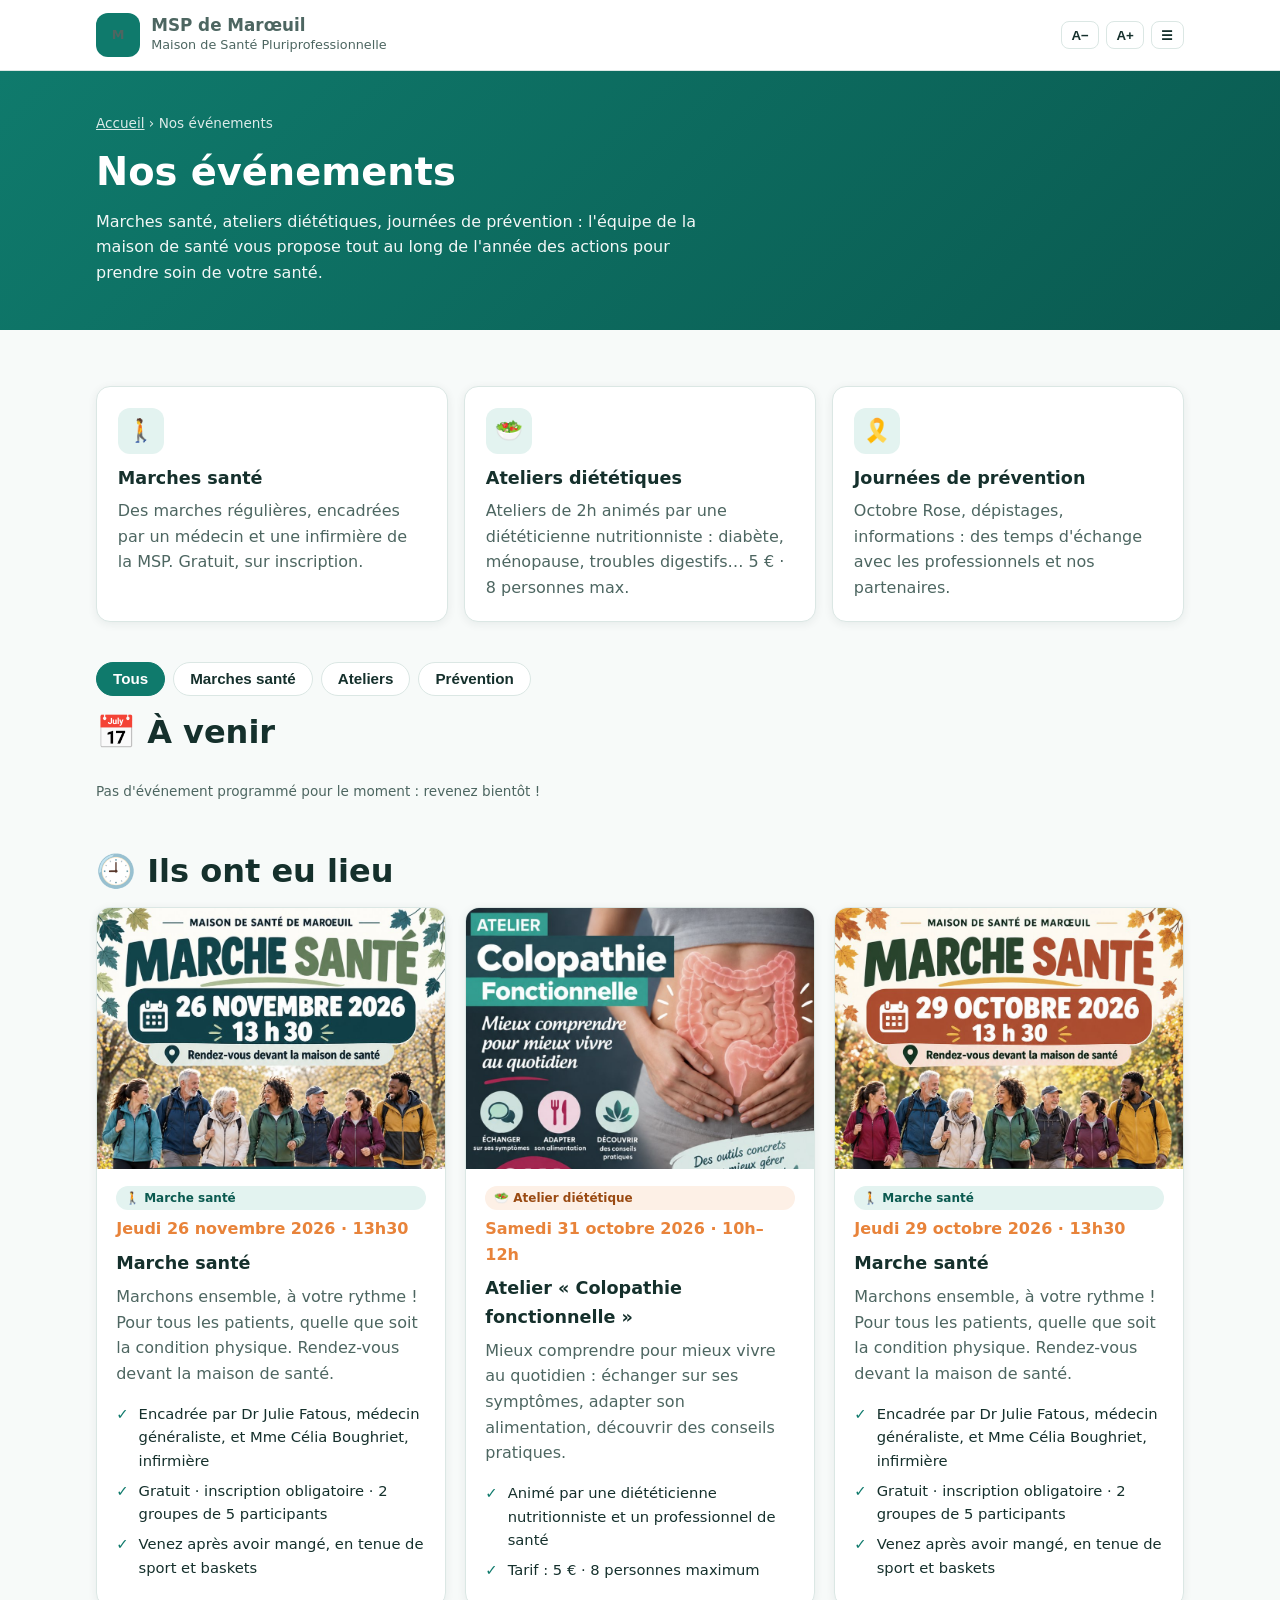
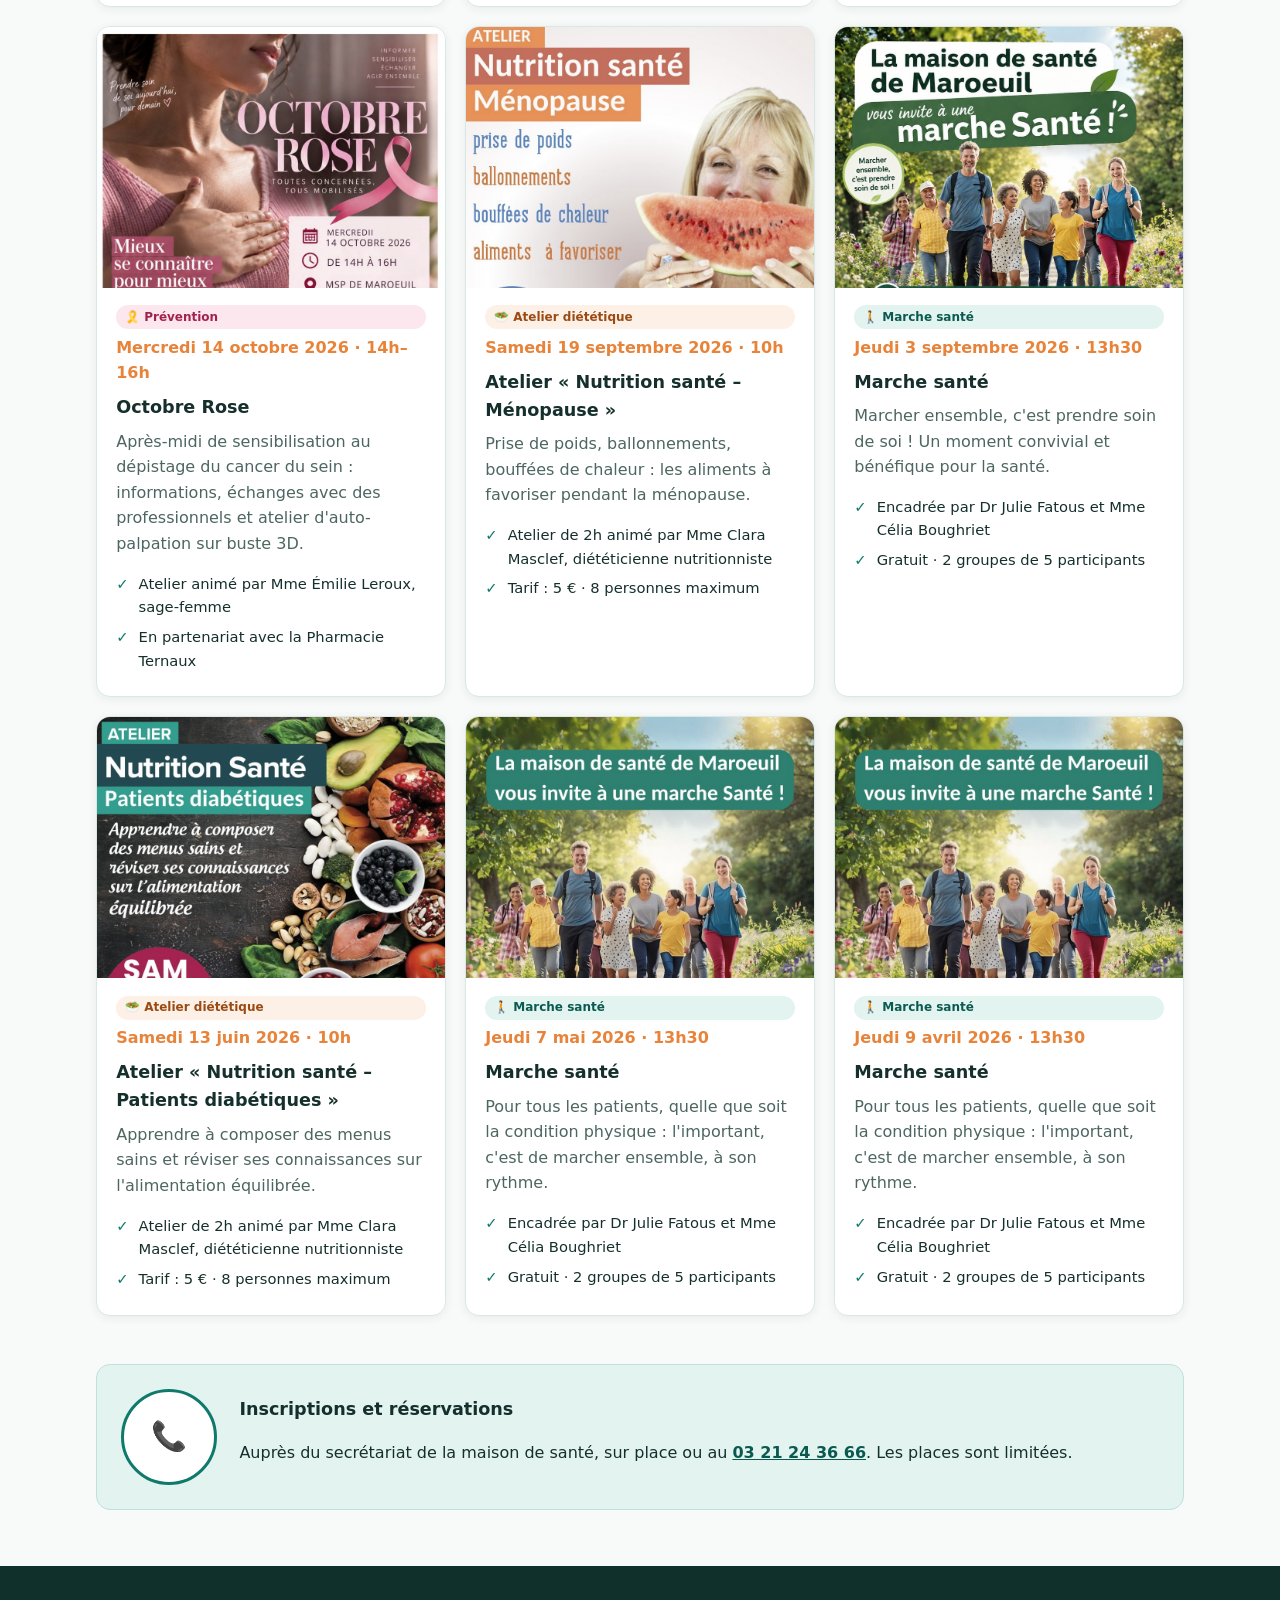
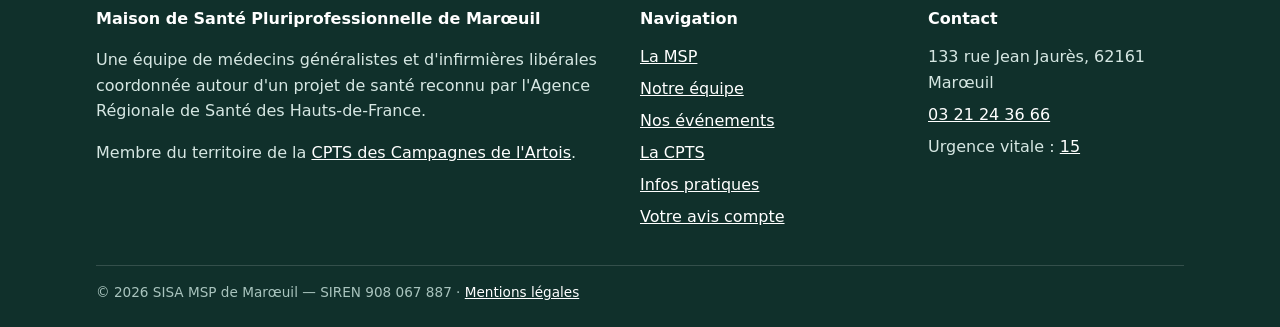
<file: evenements.html>
<!DOCTYPE html>
<html lang="fr">
<head>
<meta charset="utf-8">
<meta name="viewport" content="width=device-width, initial-scale=1">
<title>Nos événements — MSP de Marœuil</title>
<meta name="description" content="Marches santé, ateliers diététiques et actions de prévention organisés par la Maison de Santé Pluriprofessionnelle de Marœuil.">
<link rel="stylesheet" href="style.css?v=7">
<link rel="icon" href="data:image/svg+xml,%3Csvg xmlns='http://www.w3.org/2000/svg' viewBox='0 0 32 32'%3E%3Crect width='32' height='32' rx='8' fill='%230f7a6c'/%3E%3Cpath d='M13 7h6v6h6v6h-6v6h-6v-6H7v-6h6z' fill='%23fff'/%3E%3C/svg%3E">
</head>
<body>
<div class="progress" aria-hidden="true"></div>
<a class="skip" href="#main">Aller au contenu</a>
<header class="site">
  <div class="wrap bar">
    <a class="brand" href="index.html"><span class="logo" aria-hidden="true">M</span><span><strong>MSP de Marœuil</strong><span>Maison de Santé Pluriprofessionnelle</span></span></a>
    <nav class="main" aria-label="Navigation principale"><ul><li><a href="index.html">Accueil</a></li><li><a href="msp.html">La MSP</a></li><li><a href="equipe.html">Notre équipe</a></li><li><a href="evenements.html" aria-current="page">Nos événements</a></li><li><a href="cpts.html">La CPTS</a></li><li><a href="index.html#infos">Infos pratiques</a></li><li><a class="cta glow" href="avis.html">Votre avis compte</a></li></ul></nav>
    <div class="tools">
      <button class="btn-icon" data-fs="-10" aria-label="Réduire la taille du texte">A−</button>
      <button class="btn-icon" data-fs="10" aria-label="Agrandir la taille du texte">A+</button>
      <button class="btn-icon menu-toggle" aria-expanded="false" aria-label="Ouvrir le menu">☰</button>
    </div>
  </div>
</header>
<main id="main">

<section class="page-hero"><div class="bubbles" aria-hidden="true"><span></span><span></span><span></span><span></span><span></span><span></span></div>
  <div class="wrap"><div class="crumb"><a href="index.html">Accueil</a> › Nos événements</div>
  <h1>Nos événements</h1>
  <p>Marches santé, ateliers diététiques, journées de prévention : l'équipe de la maison de santé vous propose tout au long de l'année des actions pour prendre soin de votre santé.</p></div>
</section>
<section class="block">
  <div class="wrap">
    <div class="cards" style="grid-template-columns:repeat(auto-fit,minmax(240px,1fr));margin-top:0">
      <div class="card reveal"><div class="ico">🚶</div><h3>Marches santé</h3><p>Des marches régulières, encadrées par un médecin et une infirmière de la MSP. Gratuit, sur inscription.</p></div>
      <div class="card reveal d1"><div class="ico">🥗</div><h3>Ateliers diététiques</h3><p>Ateliers de 2h animés par une diététicienne nutritionniste : diabète, ménopause, troubles digestifs… 5 € · 8 personnes max.</p></div>
      <div class="card reveal d2"><div class="ico">🎗️</div><h3>Journées de prévention</h3><p>Octobre Rose, dépistages, informations : des temps d'échange avec les professionnels et nos partenaires.</p></div>
    </div>
    <div class="filters" role="group" aria-label="Filtrer les événements" style="margin-top:2.5rem">
      <button class="chip evf" data-ev="all" aria-pressed="true">Tous</button>
      <button class="chip evf" data-ev="marche" aria-pressed="false">Marches santé</button>
      <button class="chip evf" data-ev="atelier" aria-pressed="false">Ateliers</button>
      <button class="chip evf" data-ev="prevention" aria-pressed="false">Prévention</button>
    </div>
    <h2 id="avenir">📅 À venir</h2>
    <div class="events" id="ev-upcoming"><article class="event" data-date="2026-04-09" data-type="marche">
  <button class="poster" data-full="images/marche-2026-04-09.jpg" aria-label="Agrandir l'affiche : Marche santé"><img src="images/marche-2026-04-09.jpg" alt="Affiche : Marche santé – Jeudi 9 avril 2026 · 13h30" loading="lazy"><span class="ribbon">À venir</span></button>
  <div class="ebody">
    <span class="tag ">🚶 Marche santé</span>
    <p class="date">Jeudi 9 avril 2026 · 13h30</p>
    <h3>Marche santé</h3>
    <p>Pour tous les patients, quelle que soit la condition physique : l'important, c'est de marcher ensemble, à son rythme.</p>
    <ul class="ticks"><li>Encadrée par Dr Julie Fatous et Mme Célia Boughriet</li><li>Gratuit · 2 groupes de 5 participants</li></ul>
    <a class="btn outline book" href="tel:+33321243666">📞 Réserver : 03 21 24 36 66</a>
  </div>
</article>
<article class="event" data-date="2026-05-07" data-type="marche">
  <button class="poster" data-full="images/marche-2026-05-07.jpg" aria-label="Agrandir l'affiche : Marche santé"><img src="images/marche-2026-05-07.jpg" alt="Affiche : Marche santé – Jeudi 7 mai 2026 · 13h30" loading="lazy"><span class="ribbon">À venir</span></button>
  <div class="ebody">
    <span class="tag ">🚶 Marche santé</span>
    <p class="date">Jeudi 7 mai 2026 · 13h30</p>
    <h3>Marche santé</h3>
    <p>Pour tous les patients, quelle que soit la condition physique : l'important, c'est de marcher ensemble, à son rythme.</p>
    <ul class="ticks"><li>Encadrée par Dr Julie Fatous et Mme Célia Boughriet</li><li>Gratuit · 2 groupes de 5 participants</li></ul>
    <a class="btn outline book" href="tel:+33321243666">📞 Réserver : 03 21 24 36 66</a>
  </div>
</article>
<article class="event" data-date="2026-06-13" data-type="atelier">
  <button class="poster" data-full="images/atelier-diabete-2026-06-13.jpg" aria-label="Agrandir l'affiche : Atelier « Nutrition santé – Patients diabétiques »"><img src="images/atelier-diabete-2026-06-13.jpg" alt="Affiche : Atelier « Nutrition santé – Patients diabétiques » – Samedi 13 juin 2026 · 10h" loading="lazy"><span class="ribbon">À venir</span></button>
  <div class="ebody">
    <span class="tag orange">🥗 Atelier diététique</span>
    <p class="date">Samedi 13 juin 2026 · 10h</p>
    <h3>Atelier « Nutrition santé – Patients diabétiques »</h3>
    <p>Apprendre à composer des menus sains et réviser ses connaissances sur l'alimentation équilibrée.</p>
    <ul class="ticks"><li>Atelier de 2h animé par Mme Clara Masclef, diététicienne nutritionniste</li><li>Tarif : 5 € · 8 personnes maximum</li></ul>
    <a class="btn outline book" href="tel:+33321243666">📞 Réserver : 03 21 24 36 66</a>
  </div>
</article>
<article class="event" data-date="2026-09-03" data-type="marche">
  <button class="poster" data-full="images/marche-2026-09-03.jpg" aria-label="Agrandir l'affiche : Marche santé"><img src="images/marche-2026-09-03.jpg" alt="Affiche : Marche santé – Jeudi 3 septembre 2026 · 13h30" loading="lazy"><span class="ribbon">À venir</span></button>
  <div class="ebody">
    <span class="tag ">🚶 Marche santé</span>
    <p class="date">Jeudi 3 septembre 2026 · 13h30</p>
    <h3>Marche santé</h3>
    <p>Marcher ensemble, c'est prendre soin de soi ! Un moment convivial et bénéfique pour la santé.</p>
    <ul class="ticks"><li>Encadrée par Dr Julie Fatous et Mme Célia Boughriet</li><li>Gratuit · 2 groupes de 5 participants</li></ul>
    <a class="btn outline book" href="tel:+33321243666">📞 Réserver : 03 21 24 36 66</a>
  </div>
</article>
<article class="event" data-date="2026-09-19" data-type="atelier">
  <button class="poster" data-full="images/atelier-menopause-2026-09-19.jpg" aria-label="Agrandir l'affiche : Atelier « Nutrition santé – Ménopause »"><img src="images/atelier-menopause-2026-09-19.jpg" alt="Affiche : Atelier « Nutrition santé – Ménopause » – Samedi 19 septembre 2026 · 10h" loading="lazy"><span class="ribbon">À venir</span></button>
  <div class="ebody">
    <span class="tag orange">🥗 Atelier diététique</span>
    <p class="date">Samedi 19 septembre 2026 · 10h</p>
    <h3>Atelier « Nutrition santé – Ménopause »</h3>
    <p>Prise de poids, ballonnements, bouffées de chaleur : les aliments à favoriser pendant la ménopause.</p>
    <ul class="ticks"><li>Atelier de 2h animé par Mme Clara Masclef, diététicienne nutritionniste</li><li>Tarif : 5 € · 8 personnes maximum</li></ul>
    <a class="btn outline book" href="tel:+33321243666">📞 Réserver : 03 21 24 36 66</a>
  </div>
</article>
<article class="event" data-date="2026-10-14" data-type="prevention">
  <button class="poster" data-full="images/octobre-rose-2026-10-14.jpg" aria-label="Agrandir l'affiche : Octobre Rose"><img src="images/octobre-rose-2026-10-14.jpg" alt="Affiche : Octobre Rose – Mercredi 14 octobre 2026 · 14h–16h" loading="lazy"><span class="ribbon">À venir</span></button>
  <div class="ebody">
    <span class="tag rose">🎗️ Prévention</span>
    <p class="date">Mercredi 14 octobre 2026 · 14h–16h</p>
    <h3>Octobre Rose</h3>
    <p>Après-midi de sensibilisation au dépistage du cancer du sein : informations, échanges avec des professionnels et atelier d'auto-palpation sur buste 3D.</p>
    <ul class="ticks"><li>Atelier animé par Mme Émilie Leroux, sage-femme</li><li>En partenariat avec la Pharmacie Ternaux</li></ul>
    <a class="btn outline book" href="tel:+33321243666">📞 Réserver : 03 21 24 36 66</a>
  </div>
</article>
<article class="event" data-date="2026-10-29" data-type="marche">
  <button class="poster" data-full="images/marche-2026-10-29.jpg" aria-label="Agrandir l'affiche : Marche santé"><img src="images/marche-2026-10-29.jpg" alt="Affiche : Marche santé – Jeudi 29 octobre 2026 · 13h30" loading="lazy"><span class="ribbon">À venir</span></button>
  <div class="ebody">
    <span class="tag ">🚶 Marche santé</span>
    <p class="date">Jeudi 29 octobre 2026 · 13h30</p>
    <h3>Marche santé</h3>
    <p>Marchons ensemble, à votre rythme ! Pour tous les patients, quelle que soit la condition physique. Rendez-vous devant la maison de santé.</p>
    <ul class="ticks"><li>Encadrée par Dr Julie Fatous, médecin généraliste, et Mme Célia Boughriet, infirmière</li><li>Gratuit · inscription obligatoire · 2 groupes de 5 participants</li><li>Venez après avoir mangé, en tenue de sport et baskets</li></ul>
    <a class="btn outline book" href="tel:+33321243666">📞 Réserver : 03 21 24 36 66</a>
  </div>
</article>
<article class="event" data-date="2026-10-31" data-type="atelier">
  <button class="poster" data-full="images/atelier-colopathie-2026-10-31.jpg" aria-label="Agrandir l'affiche : Atelier « Colopathie fonctionnelle »"><img src="images/atelier-colopathie-2026-10-31.jpg" alt="Affiche : Atelier « Colopathie fonctionnelle » – Samedi 31 octobre 2026 · 10h–12h" loading="lazy"><span class="ribbon">À venir</span></button>
  <div class="ebody">
    <span class="tag orange">🥗 Atelier diététique</span>
    <p class="date">Samedi 31 octobre 2026 · 10h–12h</p>
    <h3>Atelier « Colopathie fonctionnelle »</h3>
    <p>Mieux comprendre pour mieux vivre au quotidien : échanger sur ses symptômes, adapter son alimentation, découvrir des conseils pratiques.</p>
    <ul class="ticks"><li>Animé par une diététicienne nutritionniste et un professionnel de santé</li><li>Tarif : 5 € · 8 personnes maximum</li></ul>
    <a class="btn outline book" href="tel:+33321243666">📞 Réserver : 03 21 24 36 66</a>
  </div>
</article>
<article class="event" data-date="2026-11-26" data-type="marche">
  <button class="poster" data-full="images/marche-2026-11-26.jpg" aria-label="Agrandir l'affiche : Marche santé"><img src="images/marche-2026-11-26.jpg" alt="Affiche : Marche santé – Jeudi 26 novembre 2026 · 13h30" loading="lazy"><span class="ribbon">À venir</span></button>
  <div class="ebody">
    <span class="tag ">🚶 Marche santé</span>
    <p class="date">Jeudi 26 novembre 2026 · 13h30</p>
    <h3>Marche santé</h3>
    <p>Marchons ensemble, à votre rythme ! Pour tous les patients, quelle que soit la condition physique. Rendez-vous devant la maison de santé.</p>
    <ul class="ticks"><li>Encadrée par Dr Julie Fatous, médecin généraliste, et Mme Célia Boughriet, infirmière</li><li>Gratuit · inscription obligatoire · 2 groupes de 5 participants</li><li>Venez après avoir mangé, en tenue de sport et baskets</li></ul>
    <a class="btn outline book" href="tel:+33321243666">📞 Réserver : 03 21 24 36 66</a>
  </div>
</article>
</div>
    <p class="small none-up" hidden>Pas d'événement programmé pour le moment : revenez bientôt !</p>
    <h2 id="passes" style="margin-top:3rem">🕘 Ils ont eu lieu</h2>
    <div class="events past" id="ev-past"></div>
    <div class="label-ars reveal" style="margin-top:3rem">
      <div class="seal" style="font-size:1.8rem">📞</div>
      <div><h3>Inscriptions et réservations</h3><p>Auprès du secrétariat de la maison de santé, sur place ou au <a href="tel:+33321243666"><strong>03 21 24 36 66</strong></a>. Les places sont limitées.</p></div>
    </div>
  </div>
</section>
<div class="lightbox" hidden role="dialog" aria-modal="true" aria-label="Affiche agrandie"><button class="lb-close" aria-label="Fermer">✕</button><img alt=""></div>

</main>
<footer class="site">
  <div class="wrap">
    <div class="fgrid">
      <div>
        <h4>Maison de Santé Pluriprofessionnelle de Marœuil</h4>
        <p>Une équipe de médecins généralistes et d'infirmières libérales coordonnée autour d'un projet de santé reconnu par l'Agence Régionale de Santé des Hauts-de-France.</p>
        <p>Membre du territoire de la <a href="https://cptscampagnesartois.fr/" target="_blank" rel="noopener">CPTS des Campagnes de l'Artois</a>.</p>
      </div>
      <div>
        <h4>Navigation</h4>
        <ul><li><a href="msp.html">La MSP</a></li><li><a href="equipe.html">Notre équipe</a></li><li><a href="evenements.html">Nos événements</a></li><li><a href="cpts.html">La CPTS</a></li><li><a href="index.html#infos">Infos pratiques</a></li><li><a href="avis.html">Votre avis compte</a></li></ul>
      </div>
      <div>
        <h4>Contact</h4>
        <ul><li>133 rue Jean Jaurès, 62161 Marœuil</li><li><a href="tel:+33321243666">03 21 24 36 66</a></li><li>Urgence vitale : <a href="tel:15">15</a></li></ul>
      </div>
    </div>
    <div class="legal">© <span id="year">2026</span> SISA MSP de Marœuil — SIREN 908 067 887 · <a href="#">Mentions légales</a></div>
  </div>
</footer>
<button class="totop" aria-label="Retour en haut">↑</button>
<script src="main.js?v=5"></script>
</body>
</html>
</file>
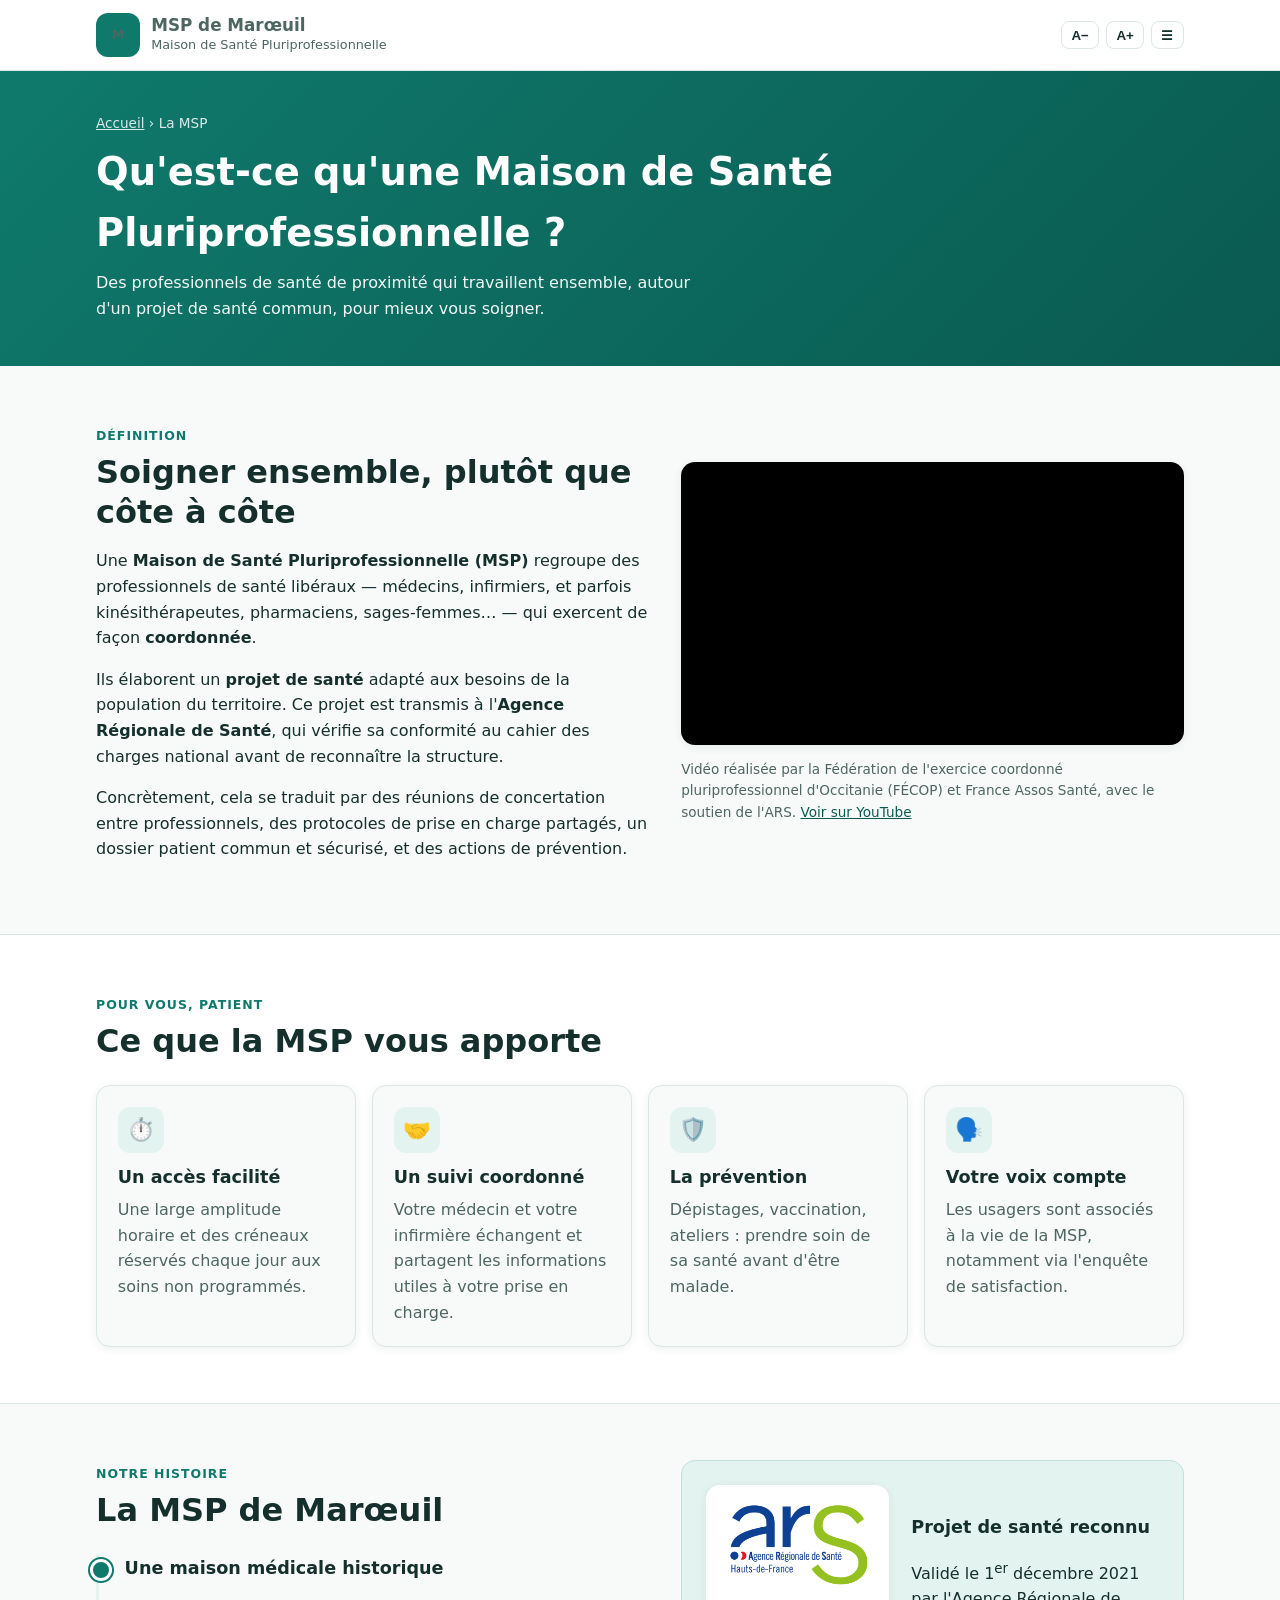
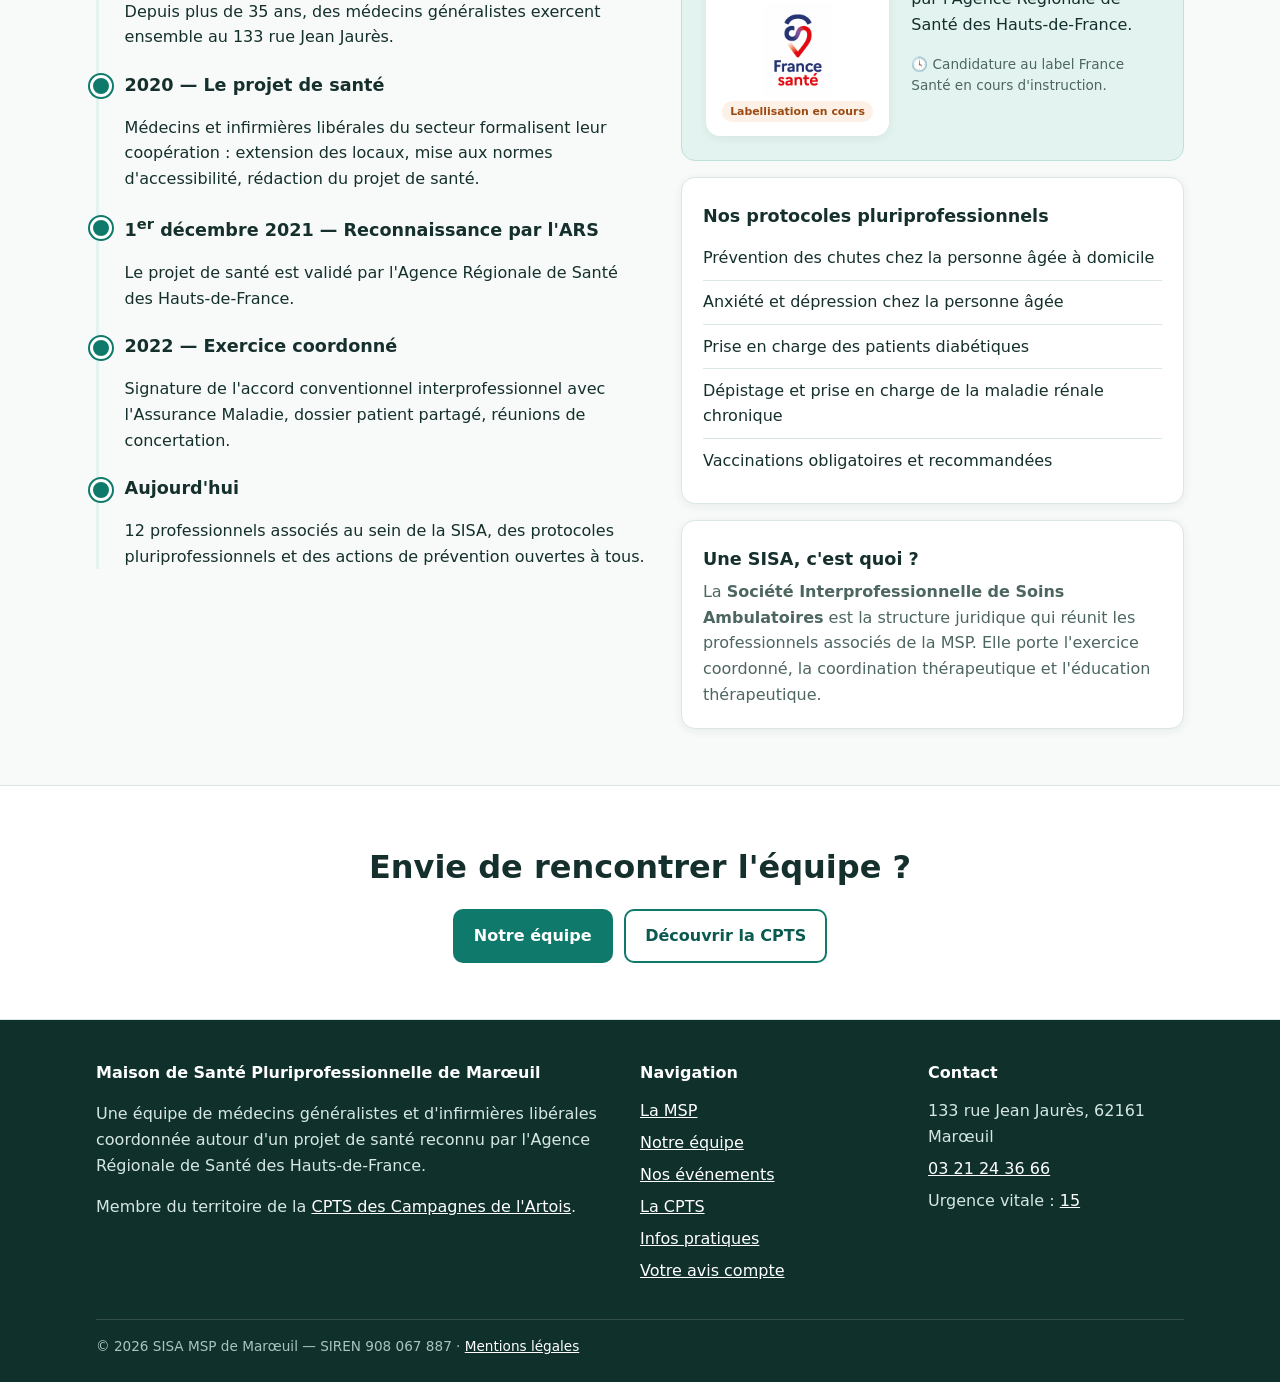
<file: msp.html>
<!DOCTYPE html>
<html lang="fr">
<head>
<meta charset="utf-8">
<meta name="viewport" content="width=device-width, initial-scale=1">
<title>La MSP — MSP de Marœuil</title>
<meta name="description" content="Qu'est-ce qu'une Maison de Santé Pluriprofessionnelle ? Présentation de la MSP de Marœuil et de son projet de santé.">
<link rel="stylesheet" href="style.css?v=7">
<link rel="icon" href="data:image/svg+xml,%3Csvg xmlns='http://www.w3.org/2000/svg' viewBox='0 0 32 32'%3E%3Crect width='32' height='32' rx='8' fill='%230f7a6c'/%3E%3Cpath d='M13 7h6v6h6v6h-6v6h-6v-6H7v-6h6z' fill='%23fff'/%3E%3C/svg%3E">
</head>
<body>
<div class="progress" aria-hidden="true"></div>
<a class="skip" href="#main">Aller au contenu</a>
<header class="site">
  <div class="wrap bar">
    <a class="brand" href="index.html"><span class="logo" aria-hidden="true">M</span><span><strong>MSP de Marœuil</strong><span>Maison de Santé Pluriprofessionnelle</span></span></a>
    <nav class="main" aria-label="Navigation principale"><ul><li><a href="index.html">Accueil</a></li><li><a href="msp.html" aria-current="page">La MSP</a></li><li><a href="equipe.html">Notre équipe</a></li><li><a href="evenements.html">Nos événements</a></li><li><a href="cpts.html">La CPTS</a></li><li><a href="index.html#infos">Infos pratiques</a></li><li><a class="cta glow" href="avis.html">Votre avis compte</a></li></ul></nav>
    <div class="tools">
      <button class="btn-icon" data-fs="-10" aria-label="Réduire la taille du texte">A−</button>
      <button class="btn-icon" data-fs="10" aria-label="Agrandir la taille du texte">A+</button>
      <button class="btn-icon menu-toggle" aria-expanded="false" aria-label="Ouvrir le menu">☰</button>
    </div>
  </div>
</header>
<main id="main">

<section class="page-hero"><div class="bubbles" aria-hidden="true"><span></span><span></span><span></span><span></span><span></span><span></span></div>
  <div class="wrap"><div class="crumb"><a href="index.html">Accueil</a> › La MSP</div>
  <h1>Qu'est-ce qu'une Maison de Santé Pluriprofessionnelle ?</h1>
  <p>Des professionnels de santé de proximité qui travaillent ensemble, autour d'un projet de santé commun, pour mieux vous soigner.</p></div>
</section>

<section class="block">
  <div class="wrap two">
    <div class="reveal">
      <span class="eyebrow">Définition</span>
      <h2>Soigner ensemble, plutôt que côte à côte</h2>
      <p>Une <strong>Maison de Santé Pluriprofessionnelle (MSP)</strong> regroupe des professionnels de santé libéraux — médecins, infirmiers, et parfois kinésithérapeutes, pharmaciens, sages-femmes… — qui exercent de façon <strong>coordonnée</strong>.</p>
      <p>Ils élaborent un <strong>projet de santé</strong> adapté aux besoins de la population du territoire. Ce projet est transmis à l'<strong>Agence Régionale de Santé</strong>, qui vérifie sa conformité au cahier des charges national avant de reconnaître la structure.</p>
      <p>Concrètement, cela se traduit par des réunions de concertation entre professionnels, des protocoles de prise en charge partagés, un dossier patient commun et sécurisé, et des actions de prévention.</p>
    </div>
    <div class="reveal d1">
      <div class="video"><iframe src="https://www.youtube-nocookie.com/embed/typ_v4BaPTs" title="Vidéo de présentation des maisons de santé pluriprofessionnelles – FÉCOP et France Assos Santé" loading="lazy" allow="accelerometer; encrypted-media; gyroscope; picture-in-picture" allowfullscreen></iframe></div>
      <p class="small">Vidéo réalisée par la Fédération de l'exercice coordonné pluriprofessionnel d'Occitanie (FÉCOP) et France Assos Santé, avec le soutien de l'ARS. <a href="https://www.youtube.com/watch?v=typ_v4BaPTs" target="_blank" rel="noopener">Voir sur YouTube</a></p>
    </div>
  </div>
</section>

<section class="block alt">
  <div class="wrap">
    <span class="eyebrow">Pour vous, patient</span>
    <h2>Ce que la MSP vous apporte</h2>
    <div class="cards" style="grid-template-columns:repeat(auto-fit,minmax(230px,1fr))">
      <div class="card reveal"><div class="ico">⏱️</div><h3>Un accès facilité</h3><p>Une large amplitude horaire et des créneaux réservés chaque jour aux soins non programmés.</p></div>
      <div class="card reveal d1"><div class="ico">🤝</div><h3>Un suivi coordonné</h3><p>Votre médecin et votre infirmière échangent et partagent les informations utiles à votre prise en charge.</p></div>
      <div class="card reveal d2"><div class="ico">🛡️</div><h3>La prévention</h3><p>Dépistages, vaccination, ateliers : prendre soin de sa santé avant d'être malade.</p></div>
      <div class="card reveal d3"><div class="ico">🗣️</div><h3>Votre voix compte</h3><p>Les usagers sont associés à la vie de la MSP, notamment via l'enquête de satisfaction.</p></div>
    </div>
  </div>
</section>

<section class="block">
  <div class="wrap two" style="align-items:start">
    <div class="reveal">
      <span class="eyebrow">Notre histoire</span>
      <h2>La MSP de Marœuil</h2>
      <div class="timeline">
        <div class="step"><h3>Une maison médicale historique</h3><p>Depuis plus de 35 ans, des médecins généralistes exercent ensemble au 133 rue Jean Jaurès.</p></div>
        <div class="step"><h3>2020 — Le projet de santé</h3><p>Médecins et infirmières libérales du secteur formalisent leur coopération : extension des locaux, mise aux normes d'accessibilité, rédaction du projet de santé.</p></div>
        <div class="step"><h3>1<sup>er</sup> décembre 2021 — Reconnaissance par l'ARS</h3><p>Le projet de santé est validé par l'Agence Régionale de Santé des Hauts-de-France.</p></div>
        <div class="step"><h3>2022 — Exercice coordonné</h3><p>Signature de l'accord conventionnel interprofessionnel avec l'Assurance Maladie, dossier patient partagé, réunions de concertation.</p></div>
        <div class="step"><h3>Aujourd'hui</h3><p>12 professionnels associés au sein de la SISA, des protocoles pluriprofessionnels et des actions de prévention ouvertes à tous.</p></div>
      </div>
    </div>
    <div class="reveal d1">
      <div class="label-ars" style="margin-top:0">
        <div class="logos"><img src="images/logo-ars-hdf.png" alt="Agence Régionale de Santé Hauts-de-France" class="logo-ars"><figure class="fs-pending"><img src="images/logo-france-sante.png" alt="France Santé" class="logo-fs"><figcaption>Labellisation en cours</figcaption></figure></div>
        <div><h3>Projet de santé reconnu</h3><p>Validé le 1<sup>er</sup> décembre 2021 par l'Agence Régionale de Santé des Hauts-de-France.</p><p class="small" style="margin-top:.4rem">🕓 Candidature au label France Santé en cours d'instruction.</p></div>
      </div>
      <div class="card" style="margin-top:1rem">
        <h3>Nos protocoles pluriprofessionnels</h3>
        <ul class="clean">
          <li>Prévention des chutes chez la personne âgée à domicile</li>
          <li>Anxiété et dépression chez la personne âgée</li>
          <li>Prise en charge des patients diabétiques</li>
          <li>Dépistage et prise en charge de la maladie rénale chronique</li>
          <li>Vaccinations obligatoires et recommandées</li>
        </ul>
      </div>
      <div class="card" style="margin-top:1rem">
        <h3>Une SISA, c'est quoi ?</h3>
        <p>La <strong>Société Interprofessionnelle de Soins Ambulatoires</strong> est la structure juridique qui réunit les professionnels associés de la MSP. Elle porte l'exercice coordonné, la coordination thérapeutique et l'éducation thérapeutique.</p>
      </div>
    </div>
  </div>
</section>

<section class="block alt">
  <div class="wrap" style="text-align:center">
    <h2 class="reveal">Envie de rencontrer l'équipe ?</h2>
    <div class="actions reveal d1" style="justify-content:center"><a class="btn solid" href="equipe.html">Notre équipe</a><a class="btn outline" href="cpts.html">Découvrir la CPTS</a></div>
  </div>
</section>

</main>
<footer class="site">
  <div class="wrap">
    <div class="fgrid">
      <div>
        <h4>Maison de Santé Pluriprofessionnelle de Marœuil</h4>
        <p>Une équipe de médecins généralistes et d'infirmières libérales coordonnée autour d'un projet de santé reconnu par l'Agence Régionale de Santé des Hauts-de-France.</p>
        <p>Membre du territoire de la <a href="https://cptscampagnesartois.fr/" target="_blank" rel="noopener">CPTS des Campagnes de l'Artois</a>.</p>
      </div>
      <div>
        <h4>Navigation</h4>
        <ul><li><a href="msp.html">La MSP</a></li><li><a href="equipe.html">Notre équipe</a></li><li><a href="evenements.html">Nos événements</a></li><li><a href="cpts.html">La CPTS</a></li><li><a href="index.html#infos">Infos pratiques</a></li><li><a href="avis.html">Votre avis compte</a></li></ul>
      </div>
      <div>
        <h4>Contact</h4>
        <ul><li>133 rue Jean Jaurès, 62161 Marœuil</li><li><a href="tel:+33321243666">03 21 24 36 66</a></li><li>Urgence vitale : <a href="tel:15">15</a></li></ul>
      </div>
    </div>
    <div class="legal">© <span id="year">2026</span> SISA MSP de Marœuil — SIREN 908 067 887 · <a href="#">Mentions légales</a></div>
  </div>
</footer>
<button class="totop" aria-label="Retour en haut">↑</button>
<script src="main.js?v=5"></script>
</body>
</html>
</file>
<file: style.css>
:root{
  --bg:#f7faf9; --surface:#ffffff; --ink:#15302c; --muted:#4d6661; --line:#dbe7e4;
  --brand:#0f7a6c; --brand-dark:#0a5a50; --brand-soft:#e3f3f0; --accent:#e8833a; --accent-soft:#fdf0e6;
  --radius:14px; --shadow:0 2px 10px rgba(16,48,44,.07);
  --fs:1rem;
}
*{box-sizing:border-box}
html{font-size:var(--fs);scroll-behavior:smooth}
body{margin:0;background:var(--bg);color:var(--ink);font-family:system-ui,-apple-system,"Segoe UI",Roboto,Arial,sans-serif;line-height:1.6}
a{color:var(--brand-dark)}
img{max-width:100%}
.skip{position:absolute;left:-999px;top:0;background:var(--brand);color:#fff;padding:.5rem 1rem;z-index:100}
.skip:focus{left:0}
.wrap{max-width:1120px;margin:0 auto;padding:0 16px}

/* Header */
header.site{background:var(--surface);border-bottom:1px solid var(--line);position:sticky;top:0;z-index:50}
.bar{display:flex;align-items:center;justify-content:space-between;gap:1rem;min-height:70px}
.brand{display:flex;align-items:center;gap:.7rem;text-decoration:none;color:var(--ink)}
.logo{width:44px;height:44px;border-radius:12px;background:var(--brand);display:grid;place-items:center;color:#fff;font-weight:800;font-size:1.25rem;flex:none}
.brand strong{display:block;white-space:nowrap;font-size:1.05rem;line-height:1.2}
.brand span{font-size:.8rem;color:var(--muted)}
nav.main ul{list-style:none;display:flex;gap:.1rem;margin:0;padding:0;flex-wrap:nowrap}
nav.main a{display:block;padding:.5rem .6rem;white-space:nowrap;border-radius:8px;text-decoration:none;color:var(--ink);font-weight:500;font-size:.9rem}
nav.main a:hover,nav.main a[aria-current="page"]{background:var(--brand-soft);color:var(--brand-dark)}
nav.main a.cta{background:var(--accent);color:#fff}
nav.main a.cta:hover{background:#cf6f28;color:#fff}
.tools{display:flex;gap:.4rem;align-items:center}
.btn-icon{border:1px solid var(--line);background:var(--surface);border-radius:8px;padding:.35rem .6rem;cursor:pointer;font-weight:700;color:var(--ink)}
.menu-toggle{display:none}
@media (max-width:1280px){
  .menu-toggle{display:inline-block}
  nav.main{display:none;position:absolute;left:0;right:0;top:70px;background:var(--surface);border-bottom:1px solid var(--line);padding:.5rem 16px 1rem}
  nav.main.open{display:block}
  nav.main ul{flex-direction:column;flex-wrap:wrap}
}

/* Hero */
.hero{background:linear-gradient(135deg,var(--brand) 0%,var(--brand-dark) 100%);color:#fff;padding:3.5rem 0 4.5rem}
.hero .label{display:inline-flex;align-items:center;gap:.5rem;background:rgba(255,255,255,.15);border:1px solid rgba(255,255,255,.35);padding:.35rem .8rem;border-radius:999px;font-size:.85rem;font-weight:600}
.hero h1{font-size:clamp(1.8rem,4vw,2.7rem);line-height:1.2;margin:1rem 0 .8rem;max-width:22ch}
.hero p{max-width:60ch;font-size:1.08rem;opacity:.95}
.actions{display:flex;flex-wrap:wrap;gap:.7rem;margin-top:1.4rem}
.btn{display:inline-block;padding:.75rem 1.2rem;border-radius:10px;font-weight:600;text-decoration:none;border:2px solid transparent}
.btn.primary{background:var(--accent);color:#fff}
.btn.primary:hover{background:#cf6f28}
.btn.ghost{border-color:rgba(255,255,255,.7);color:#fff}
.btn.ghost:hover{background:rgba(255,255,255,.12)}
.btn.outline{border-color:var(--brand);color:var(--brand-dark);background:transparent}
.btn.outline:hover{background:var(--brand-soft)}
.btn.solid{background:var(--brand);color:#fff}
.btn.solid:hover{background:var(--brand-dark)}

/* Quick access */
.quick{margin-top:-2.5rem}
.quick .grid{display:grid;grid-template-columns:repeat(4,1fr);gap:1rem}
@media (max-width:900px){.quick .grid{grid-template-columns:repeat(2,1fr)}}
@media (max-width:520px){.quick .grid{grid-template-columns:1fr}}
.qcard{background:var(--surface);border-radius:var(--radius);box-shadow:var(--shadow);padding:1.1rem 1.2rem;text-decoration:none;color:var(--ink);border:1px solid var(--line);display:block}
.qcard:hover{border-color:var(--brand)}
.qcard strong{display:block;color:var(--brand-dark)}
.qcard span{font-size:.92rem;color:var(--muted)}
.qcard.urgent strong{color:#b3261e}

/* Sections */
section.block{padding:3.5rem 0}
section.alt{background:var(--surface);border-top:1px solid var(--line);border-bottom:1px solid var(--line)}
.eyebrow{text-transform:uppercase;letter-spacing:.08em;font-size:.78rem;font-weight:700;color:var(--brand)}
h2{font-size:clamp(1.45rem,3vw,2rem);line-height:1.25;margin:.3rem 0 .8rem}
h3{margin:.2rem 0 .4rem;font-size:1.1rem}
.lead{color:var(--muted);max-width:68ch}
.cards{display:grid;grid-template-columns:repeat(3,1fr);gap:1rem;margin-top:1.5rem}
@media (max-width:860px){.cards{grid-template-columns:1fr}}
.card{background:var(--surface);border:1px solid var(--line);border-radius:var(--radius);padding:1.3rem;box-shadow:var(--shadow)}
section.alt .card{background:var(--bg)}
.card p{margin:.3rem 0 0;color:var(--muted)}
.tag{display:inline-block;font-size:.75rem;font-weight:700;padding:.15rem .55rem;border-radius:999px;background:var(--brand-soft);color:var(--brand-dark)}
.tag.orange{background:var(--accent-soft);color:#9a4a12}
.tag.grey{background:#eef1f1;color:var(--muted)}

/* ARS label */
.label-ars{display:grid;grid-template-columns:auto 1fr;gap:1.4rem;align-items:center;background:var(--brand-soft);border:1px solid #bfe1db;border-radius:var(--radius);padding:1.5rem;margin-top:1.5rem}
.seal{width:96px;height:96px;border-radius:50%;background:var(--surface);border:3px solid var(--brand);display:grid;place-items:center;text-align:center;font-weight:800;color:var(--brand-dark);font-size:.75rem;line-height:1.15;padding:.4rem}
.seal b{font-size:1.25rem;display:block}
@media (max-width:560px){.label-ars{grid-template-columns:1fr}}

/* Video */
.video{position:relative;aspect-ratio:16/9;border-radius:var(--radius);overflow:hidden;box-shadow:var(--shadow);background:#000}
.video iframe{position:absolute;inset:0;width:100%;height:100%;border:0}
.two{display:grid;grid-template-columns:1.1fr 1fr;gap:2rem;align-items:center}
@media (max-width:860px){.two{grid-template-columns:1fr}}
.small{font-size:.85rem;color:var(--muted)}

/* Infos */
.hours{width:100%;border-collapse:collapse}
.hours td{padding:.55rem 0;border-bottom:1px solid var(--line)}
.hours td:last-child{text-align:right;font-weight:600}
.alert{background:#fdecea;border-left:4px solid #b3261e;padding:.8rem 1rem;border-radius:8px;margin-top:1rem}
.alert strong{color:#8c1d16}
ul.clean{list-style:none;padding:0;margin:0}
ul.clean li{padding:.55rem 0;border-bottom:1px solid var(--line)}
ul.clean li:last-child{border-bottom:0}

/* News */
.news{display:grid;grid-template-columns:repeat(3,1fr);gap:1rem;margin-top:1.5rem}
@media (max-width:860px){.news{grid-template-columns:1fr}}
.news .date{font-weight:700;color:var(--accent);font-size:.9rem}
.news .card.past{opacity:.75}

/* Team */
.filters{display:flex;flex-wrap:wrap;gap:.5rem;margin:1.5rem 0 1rem}
.chip{border:1px solid var(--line);background:var(--surface);border-radius:999px;padding:.45rem 1rem;cursor:pointer;font-weight:600;color:var(--ink);font-size:.95rem}
.chip[aria-pressed="true"]{background:var(--brand);border-color:var(--brand);color:#fff}
.search{width:100%;max-width:420px;padding:.7rem .9rem;border:1px solid var(--line);border-radius:10px;font-size:1rem;background:var(--surface);color:var(--ink)}
.team{display:grid;grid-template-columns:repeat(3,1fr);gap:1rem;margin-top:1rem}
@media (max-width:900px){.team{grid-template-columns:repeat(2,1fr)}}
@media (max-width:560px){.team{grid-template-columns:1fr}}
.pro{background:var(--surface);border:1px solid var(--line);border-radius:var(--radius);padding:1.2rem;box-shadow:var(--shadow);display:flex;flex-direction:column;gap:.4rem}
.pro .head{display:flex;gap:.8rem;align-items:center}
.avatar{width:52px;height:52px;border-radius:50%;display:grid;place-items:center;font-weight:800;color:#fff;background:var(--brand);flex:none}
.avatar.ide{background:#3d7fb8}
.pro h3{margin:0;font-size:1.05rem}
.pro .role{font-size:.9rem;color:var(--muted)}
.pro .meta{font-size:.92rem;color:var(--muted);margin:0}
.pro .act{margin-top:auto;padding-top:.5rem}
.empty{display:none;color:var(--muted);padding:1rem 0}

/* Avis */
.avis-hero{background:linear-gradient(135deg,var(--accent) 0%,#c8642a 100%)}
.steps{counter-reset:s;list-style:none;padding:0;display:grid;gap:.8rem;margin:1.2rem 0}
.steps li{counter-increment:s;display:flex;gap:.8rem;align-items:flex-start}
.steps li::before{content:counter(s);flex:none;width:30px;height:30px;border-radius:50%;background:var(--brand);color:#fff;display:grid;place-items:center;font-weight:700}
.bigcta{display:block;text-align:center;font-size:1.15rem;padding:1rem 1.2rem}

/* Partners */
.partners{display:flex;flex-wrap:wrap;gap:1rem;margin-top:1.2rem}
.partner{flex:1 1 200px;background:var(--surface);border:1px solid var(--line);border-radius:var(--radius);padding:1rem 1.2rem;text-decoration:none;color:var(--ink)}
.partner strong{display:block;color:var(--brand-dark)}
.partner span{font-size:.88rem;color:var(--muted)}

/* Footer */
footer.site{background:#10302b;color:#d6e7e3;padding:2.5rem 0 1.5rem;margin-top:0}
footer.site a{color:#fff}
.fgrid{display:grid;grid-template-columns:2fr 1fr 1fr;gap:2rem}
@media (max-width:760px){.fgrid{grid-template-columns:1fr}}
footer h4{color:#fff;margin:0 0 .6rem}
footer ul{list-style:none;padding:0;margin:0}
footer li{padding:.2rem 0}
.legal{border-top:1px solid rgba(255,255,255,.15);margin-top:2rem;padding-top:1rem;font-size:.85rem;color:#a9c4be}

:focus-visible{outline:3px solid var(--accent);outline-offset:2px}

/* ---------- Animations ---------- */
.hero{position:relative;overflow:hidden}
.hero .wrap{position:relative;z-index:1}
.bubbles span{position:absolute;bottom:-60px;border-radius:50%;background:rgba(255,255,255,.10);animation:rise linear infinite}
.bubbles span:nth-child(1){left:8%;width:40px;height:40px;animation-duration:14s}
.bubbles span:nth-child(2){left:22%;width:18px;height:18px;animation-duration:10s;animation-delay:2s}
.bubbles span:nth-child(3){left:45%;width:60px;height:60px;animation-duration:18s;animation-delay:4s}
.bubbles span:nth-child(4){left:68%;width:26px;height:26px;animation-duration:12s;animation-delay:1s}
.bubbles span:nth-child(5){left:85%;width:48px;height:48px;animation-duration:16s;animation-delay:3s}
.bubbles span:nth-child(6){left:93%;width:14px;height:14px;animation-duration:9s;animation-delay:5s}
@keyframes rise{0%{transform:translateY(0) scale(1);opacity:0}10%{opacity:1}100%{transform:translateY(-640px) scale(1.3);opacity:0}}
.hero .cross{position:absolute;right:6%;top:50%;transform:translateY(-50%);width:200px;height:200px;opacity:.13;z-index:0;animation:pulse 4s ease-in-out infinite}
.hero .cross::before,.hero .cross::after{content:"";position:absolute;background:#fff;border-radius:16px}
.hero .cross::before{left:35%;top:0;width:30%;height:100%}
.hero .cross::after{top:35%;left:0;height:30%;width:100%}
@keyframes pulse{0%,100%{transform:translateY(-50%) scale(1)}50%{transform:translateY(-50%) scale(1.08)}}
@media (max-width:700px){.hero .cross{display:none}}
.hero h1,.hero p,.hero .label,.hero .actions{animation:fadeUp .8s ease both}
.hero .label{animation-delay:.05s}.hero h1{animation-delay:.15s}.hero p{animation-delay:.3s}.hero .actions{animation-delay:.45s}
@keyframes fadeUp{from{opacity:0;transform:translateY(18px)}to{opacity:1;transform:none}}

.reveal{opacity:0;transform:translateY(26px);transition:opacity .7s ease,transform .7s ease}
.reveal.visible{opacity:1;transform:none}
.reveal.d1{transition-delay:.1s}.reveal.d2{transition-delay:.2s}.reveal.d3{transition-delay:.3s}

.card,.qcard,.pro,.partner{transition:transform .25s ease,box-shadow .25s ease,border-color .25s ease}
.card:hover,.qcard:hover,.pro:hover,.partner:hover{transform:translateY(-4px);box-shadow:0 10px 24px rgba(16,48,44,.13)}
.btn{transition:transform .2s ease,background .2s ease}
.btn:hover{transform:translateY(-2px)}
.ico{width:46px;height:46px;border-radius:12px;background:var(--brand-soft);display:grid;place-items:center;font-size:1.4rem;margin-bottom:.6rem;transition:transform .3s ease}
.card:hover .ico{transform:rotate(-8deg) scale(1.1)}
.seal{animation:spin-in 1.2s ease both}
@keyframes spin-in{from{transform:rotate(-180deg) scale(.3);opacity:0}to{transform:none;opacity:1}}
.badge-live{display:inline-flex;align-items:center;gap:.4rem}
.badge-live::before{content:"";width:8px;height:8px;border-radius:50%;background:#4ade80;box-shadow:0 0 0 0 rgba(74,222,128,.7);animation:ping 1.8s infinite}
@keyframes ping{0%{box-shadow:0 0 0 0 rgba(74,222,128,.7)}70%{box-shadow:0 0 0 10px rgba(74,222,128,0)}100%{box-shadow:0 0 0 0 rgba(74,222,128,0)}}

/* Stats counters */
.stats{display:grid;grid-template-columns:repeat(4,1fr);gap:1rem;margin-top:1.5rem}
@media (max-width:760px){.stats{grid-template-columns:repeat(2,1fr)}}
.stat{background:var(--surface);border:1px solid var(--line);border-radius:var(--radius);padding:1.2rem;text-align:center}
.stat .num{font-size:2.3rem;font-weight:800;color:var(--brand);line-height:1}
.stat .lbl{font-size:.9rem;color:var(--muted);margin-top:.3rem}

/* Page header (sub pages) */
.page-hero{background:linear-gradient(135deg,var(--brand) 0%,var(--brand-dark) 100%);color:#fff;padding:2.6rem 0 2.8rem;position:relative;overflow:hidden}
.page-hero h1{margin:.4rem 0 .4rem;font-size:clamp(1.7rem,4vw,2.4rem)}
.page-hero p{max-width:62ch;opacity:.95;margin:0}
.crumb{font-size:.85rem;opacity:.85}
.crumb a{color:#fff}
.page-hero.orange{background:linear-gradient(135deg,var(--accent) 0%,#c8642a 100%)}
.page-hero.blue{background:linear-gradient(135deg,#2f6fa8 0%,#1d4f7d 100%)}

/* Timeline / process */
.timeline{position:relative;margin:1.5rem 0 0;padding-left:1.6rem;border-left:3px solid var(--brand-soft)}
.timeline .step{position:relative;margin-bottom:1.3rem}
.timeline .step::before{content:"";position:absolute;left:-2.15rem;top:.3rem;width:16px;height:16px;border-radius:50%;background:var(--brand);border:3px solid var(--surface);box-shadow:0 0 0 2px var(--brand)}
.compare{display:grid;grid-template-columns:1fr 1fr;gap:1rem;margin-top:1.5rem}
@media (max-width:760px){.compare{grid-template-columns:1fr}}
.compare .card h3{display:flex;align-items:center;gap:.5rem}
.zoom{display:inline-block;padding:.2rem .6rem;border-radius:6px;background:var(--brand);color:#fff;font-size:.8rem;font-weight:700}
.zoom.blue{background:#2f6fa8}

/* Back to top */
.totop{position:fixed;right:18px;bottom:18px;width:46px;height:46px;border-radius:50%;background:var(--brand);color:#fff;border:0;font-size:1.3rem;cursor:pointer;box-shadow:var(--shadow);opacity:0;pointer-events:none;transition:opacity .3s,transform .3s;z-index:60}
.totop.show{opacity:1;pointer-events:auto}
.totop:hover{transform:translateY(-3px)}
.progress{position:fixed;left:0;top:0;height:3px;background:var(--accent);width:0;z-index:70}

@media (prefers-reduced-motion:reduce){
  *,*::before,*::after{animation:none!important;transition:none!important}
  .reveal{opacity:1;transform:none}
}

/* ---------- Événements ---------- */
.tag.rose{background:#fde7ef;color:#a3214f}
.events{display:grid;grid-template-columns:repeat(auto-fill,minmax(320px,1fr));gap:1.2rem;margin-top:1rem}
@media (max-width:420px){.events{grid-template-columns:1fr}}
.event{background:var(--surface);border:1px solid var(--line);border-radius:var(--radius);overflow:hidden;box-shadow:var(--shadow);display:flex;flex-direction:column;transition:transform .25s ease,box-shadow .25s ease;animation:fadeUp .6s ease both}
.event:hover{transform:translateY(-5px);box-shadow:0 12px 28px rgba(16,48,44,.15)}
.poster{position:relative;display:block;width:100%;padding:0;border:0;background:#eef3f2;cursor:zoom-in;aspect-ratio:4/3;overflow:hidden}
.poster img{width:100%;height:100%;object-fit:cover;object-position:top;transition:transform .6s ease}
.event:hover .poster img{transform:scale(1.06)}
.ribbon{position:absolute;top:12px;left:12px;background:var(--accent);color:#fff;font-weight:700;font-size:.8rem;padding:.25rem .7rem;border-radius:999px;box-shadow:0 2px 8px rgba(0,0,0,.2);animation:pulse-badge 2s ease-in-out infinite}
@keyframes pulse-badge{0%,100%{transform:scale(1)}50%{transform:scale(1.08)}}
.ebody{padding:1.1rem 1.2rem 1.3rem;display:flex;flex-direction:column;gap:.35rem;flex:1}
.ebody h3{margin:.1rem 0}
.ebody p{margin:0;color:var(--muted)}
.ebody .date{color:var(--accent);font-weight:700}
.ticks{list-style:none;padding:0;margin:.4rem 0 0;font-size:.92rem}
.ticks li{padding:.2rem 0 .2rem 1.4rem;position:relative}
.ticks li::before{content:"✓";position:absolute;left:0;color:var(--brand);font-weight:800}
.ebody .book{margin-top:auto;align-self:flex-start}
.events.past .event{opacity:.85}
.events.past .ribbon,.events.past .book{display:none}
.events.past .poster img{filter:saturate(.75)}
.lightbox{position:fixed;inset:0;background:rgba(10,25,22,.85);display:grid;place-items:center;z-index:100;padding:16px;animation:fadeUp .25s ease}
.lightbox[hidden]{display:none}
.lightbox img{max-width:min(92vw,700px);max-height:90vh;border-radius:10px;box-shadow:0 10px 40px rgba(0,0,0,.5)}
.lb-close{position:absolute;top:16px;right:16px;width:44px;height:44px;border-radius:50%;border:0;background:#fff;font-size:1.2rem;cursor:pointer}

/* ---------- Bouton « Votre avis compte » : contour animé ---------- */
@property --spin{syntax:'<angle>';inherits:false;initial-value:0deg}
.glow{--bg:var(--accent);border:3px solid transparent!important;
  background:linear-gradient(var(--bg),var(--bg)) padding-box,
    conic-gradient(from var(--spin),#ff6b35,#ffd166,#06d6a0,#118ab2,#9b5de5,#ff6b35) border-box!important;
  animation:spin-border 2.5s linear infinite,halo 2.5s ease-in-out infinite}
@keyframes spin-border{to{--spin:360deg}}
@keyframes halo{0%,100%{box-shadow:0 0 0 0 rgba(232,131,58,.0),0 4px 14px rgba(232,131,58,.25)}50%{box-shadow:0 0 0 6px rgba(232,131,58,.18),0 6px 22px rgba(232,131,58,.45)}}
.glow:hover{--bg:#cf6f28}
.avis-cta.glow{--bg:#ffffff}
.avis-cta.glow:hover{--bg:#fff3e8}

/* Bandeau avis (accueil) */
.avis-band{padding:2.2rem 0 0}
.avis-box{display:grid;grid-template-columns:auto 1fr auto;gap:1.5rem;align-items:center;
  background:linear-gradient(120deg,#e8833a 0%,#d4672b 45%,#0f7a6c 100%);background-size:200% 200%;
  animation:band-shift 10s ease-in-out infinite;color:#fff;border-radius:20px;padding:1.6rem 1.8rem;box-shadow:0 12px 30px rgba(232,131,58,.25)}
@keyframes band-shift{0%,100%{background-position:0% 50%}50%{background-position:100% 50%}}
.avis-box h2{margin:.2rem 0 .3rem;color:#fff}
.avis-box p{margin:0;opacity:.95;max-width:58ch}
.avis-ico{width:72px;height:72px;border-radius:50%;background:rgba(255,255,255,.18);display:grid;place-items:center;font-size:2.1rem;animation:wiggle 3s ease-in-out infinite}
@keyframes wiggle{0%,100%{transform:rotate(0)}10%{transform:rotate(-12deg)}20%{transform:rotate(10deg)}30%{transform:rotate(0)}}
.avis-cta{background:#fff;color:#c2561c;font-size:1.1rem;font-weight:800;padding:1rem 1.6rem;border-radius:14px;white-space:nowrap}
.avis-cta:hover{background:#fff7f0}
@media (max-width:760px){.avis-box{grid-template-columns:1fr;text-align:center;justify-items:center}}

/* Logos officiels */
.label-ars .logos{display:flex;flex-direction:column;align-items:center;gap:.8rem;background:#fff;border-radius:14px;padding:.9rem 1rem;box-shadow:var(--shadow);animation:fadeUp .8s ease both}
.logos .logo-ars{width:150px;height:auto}
.logos .logo-fs{width:70px;height:auto}
@media (max-width:560px){.label-ars .logos{flex-direction:row;justify-content:center}}
.partner.logo-card{display:flex;flex-direction:column;align-items:center;justify-content:center;text-align:center;gap:.5rem;background:#fff}
.partner.logo-card img{max-height:70px;width:auto;max-width:160px}
.fs-pending{margin:0;display:flex;flex-direction:column;align-items:center;gap:.25rem}
.fs-pending figcaption{font-size:.68rem;font-weight:700;color:#9a4a12;background:var(--accent-soft);padding:.1rem .5rem;border-radius:999px;white-space:nowrap}

/* ---------- Couleur par profession ---------- */
.pro-med{--pc:#0f7a6c;--pc-soft:#e3f3f0;--pc-line:#a9d9cf}
.pro-ide{--pc:#2f6fb5;--pc-soft:#e7f0fb;--pc-line:#b5cdee}
.pro.pro-med,.pro.pro-ide{background:linear-gradient(180deg,var(--pc-soft) 0%,#fff 70%);border:1px solid var(--pc-line);border-top:5px solid var(--pc)}
.pro.pro-med:hover,.pro.pro-ide:hover{border-color:var(--pc)}
.pro .avatar{width:56px;height:56px;color:#fff;background:var(--pc,var(--brand));box-shadow:0 4px 12px color-mix(in srgb,var(--pc) 35%,transparent);transition:transform .35s ease}
.pro:hover .avatar{transform:rotate(-8deg) scale(1.08)}
.pro .role{color:var(--pc);font-weight:600}
.pro .btn.outline{border-color:var(--pc);color:var(--pc)}
.pro .btn.outline:hover{background:var(--pc-soft)}
.pro .btn.solid{background:var(--pc)}
.chip-med[aria-pressed="true"]{background:#0f7a6c;border-color:#0f7a6c}
.chip-ide[aria-pressed="true"]{background:#2f6fb5;border-color:#2f6fb5}
.chip-med::before,.chip-ide::before{content:"";display:inline-block;width:10px;height:10px;border-radius:50%;margin-right:.45rem;vertical-align:middle}
.chip-med::before{background:#0f7a6c}.chip-ide::before{background:#2f6fb5}
.chip[aria-pressed="true"]::before{background:#fff}
</file>
